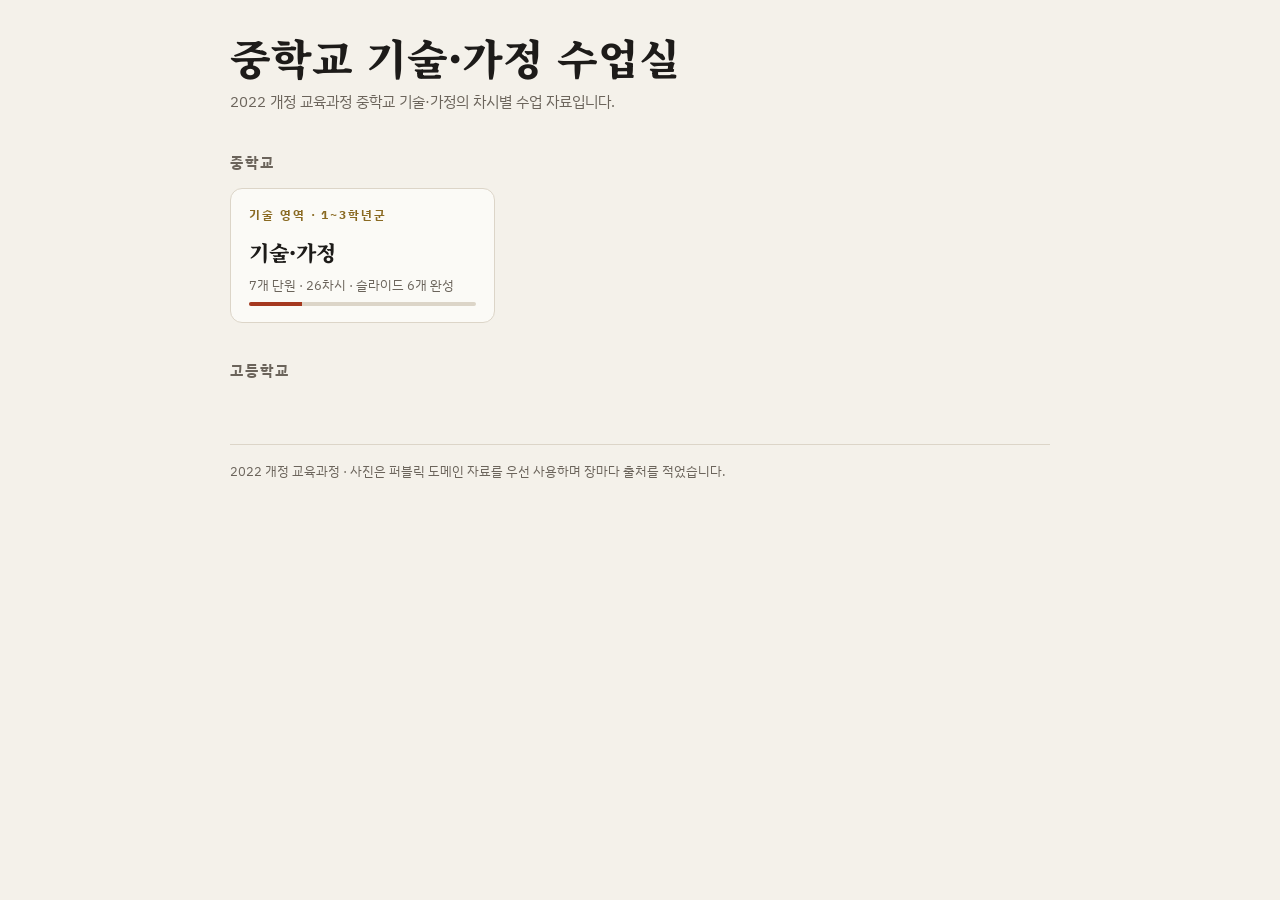
<file: index.html>
<!doctype html>
<html lang="ko">
<head>
<meta charset="utf-8">
<meta name="viewport" content="width=device-width, initial-scale=1">
<link rel="stylesheet" href="https://fonts.googleapis.com/css2?family=Noto+Serif+KR:wght@700;900&family=IBM+Plex+Sans+KR:wght@400;500;700&display=swap">
<title>중학교 기술·가정 수업실</title>
<link rel="stylesheet" href="assets/site.css">
</head>
<body>
<main class="wrap" id="app"></main>
<script src="assets/catalog.js"></script>
<script src="assets/standards.js"></script>
<script src="assets/site.js"></script>
</body>
</html>
</file>
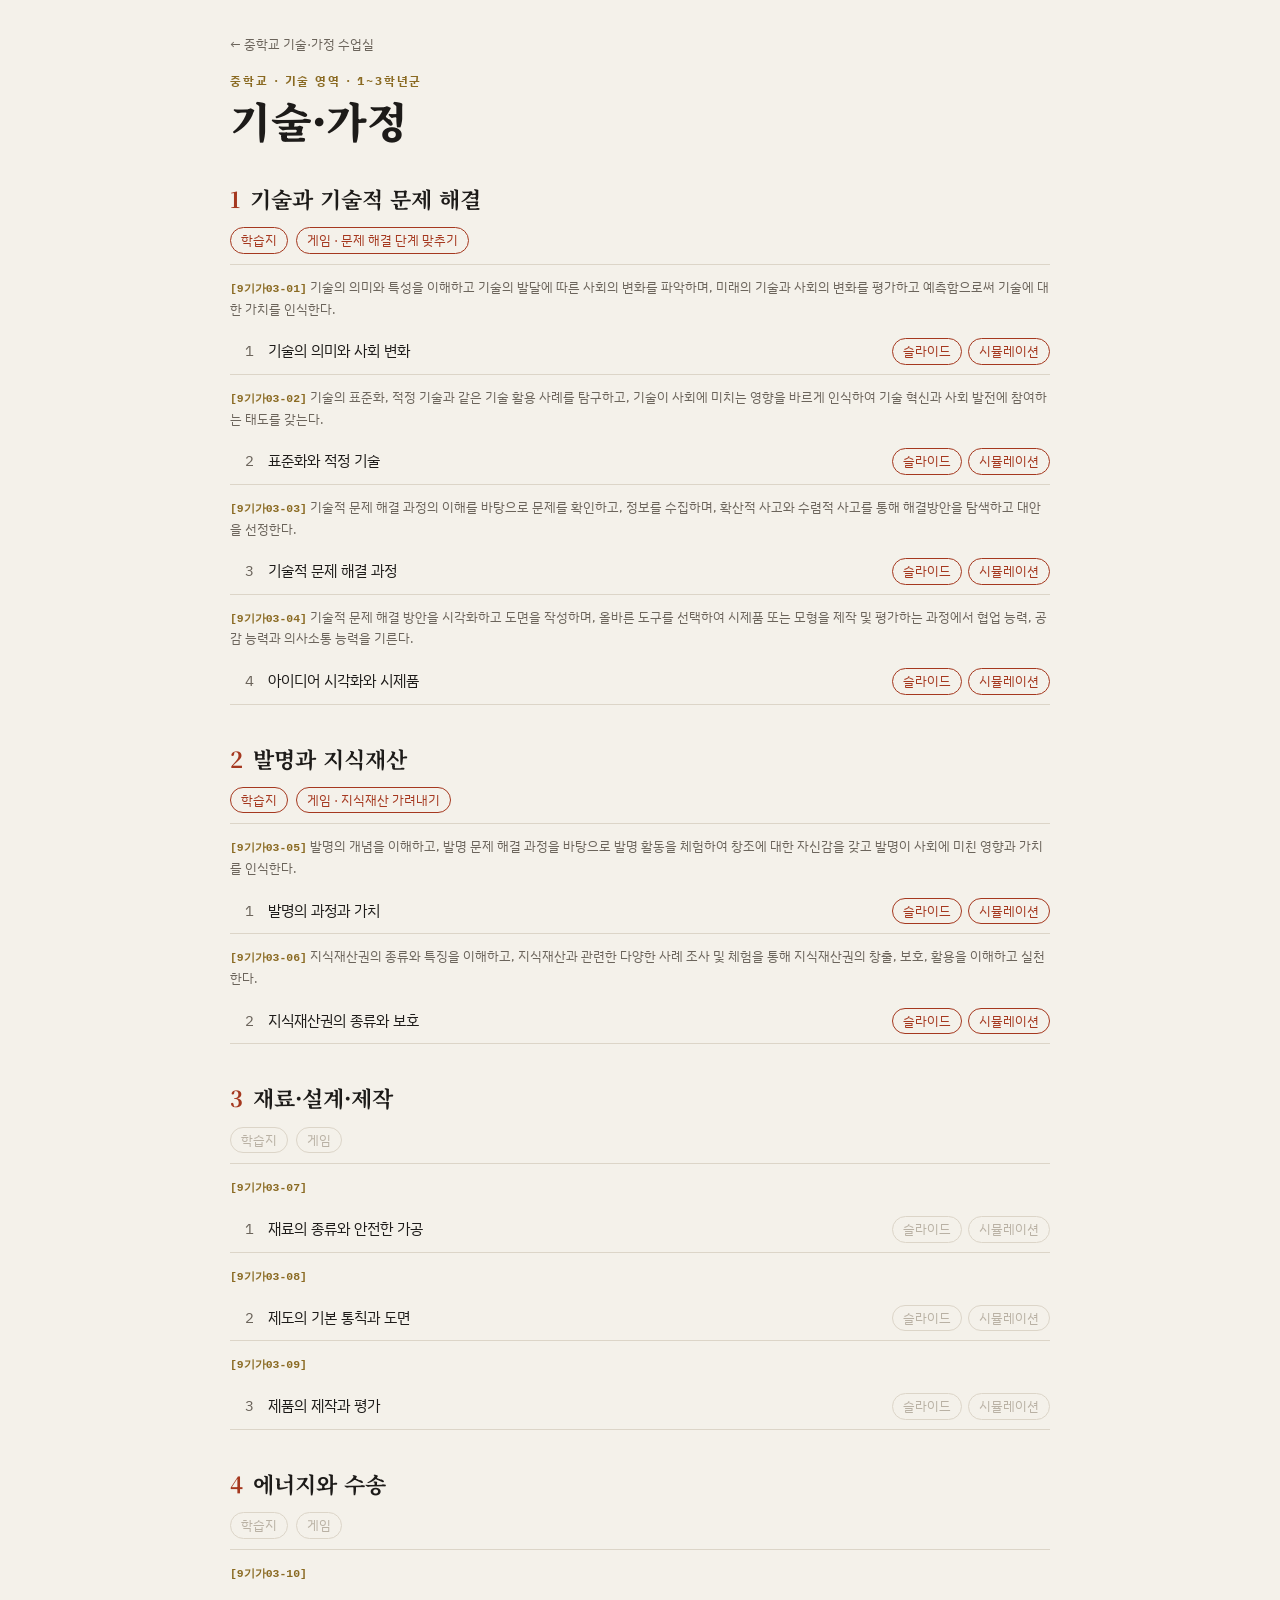
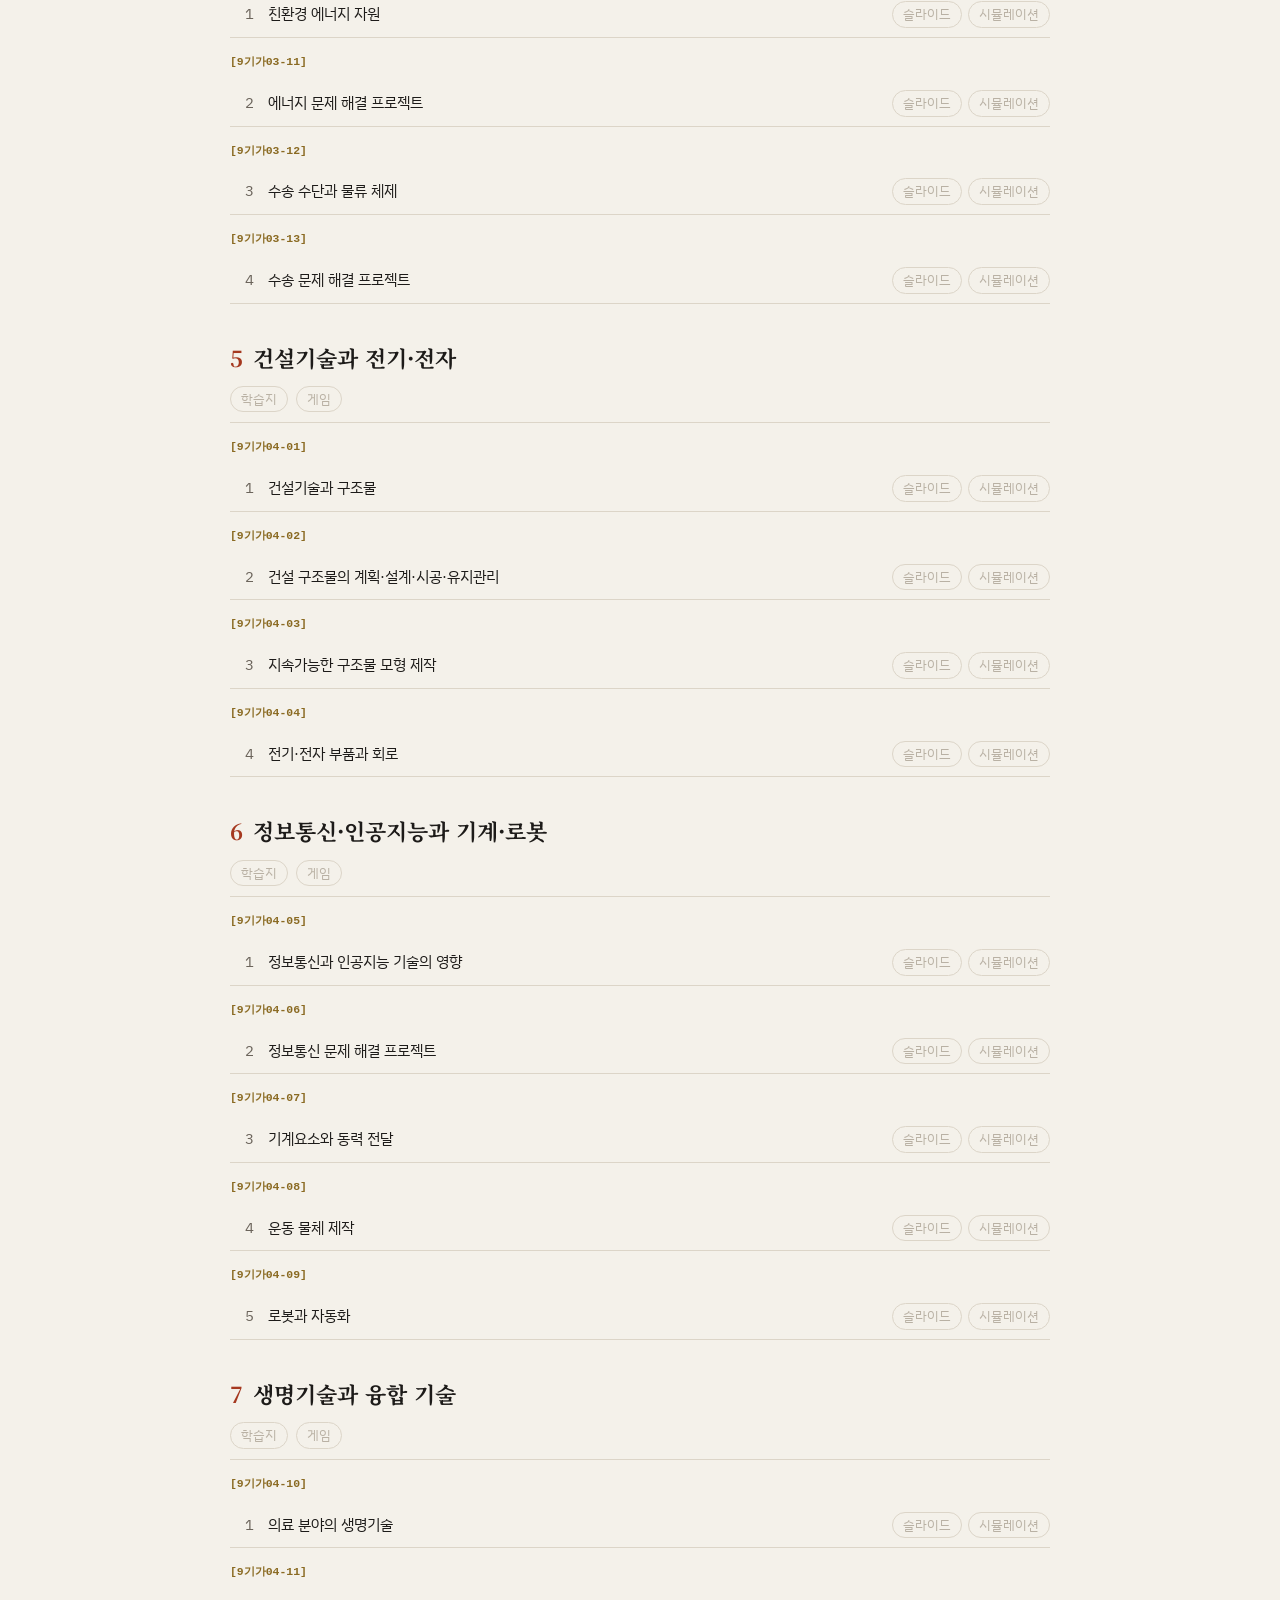
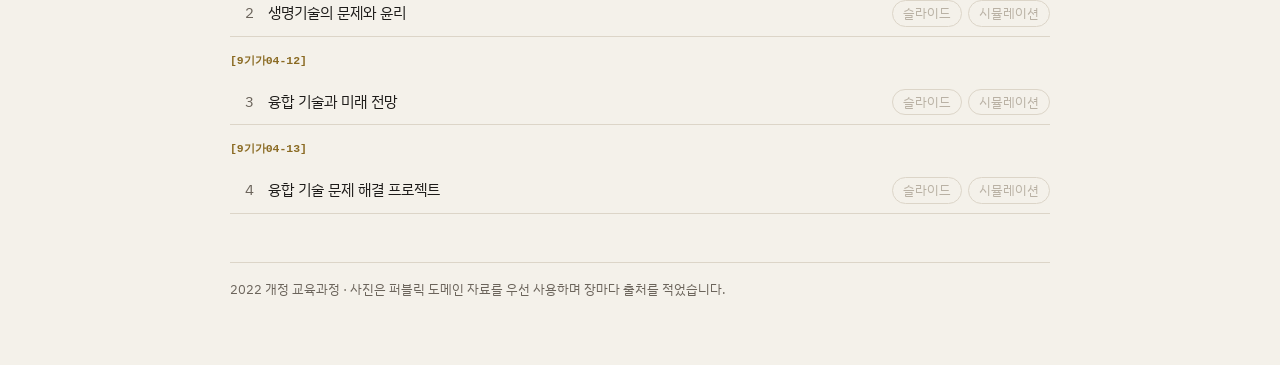
<file: tg/index.html>
<!doctype html>
<html lang="ko">
<head>
<meta charset="utf-8">
<meta name="viewport" content="width=device-width, initial-scale=1">
<link rel="stylesheet" href="https://fonts.googleapis.com/css2?family=Noto+Serif+KR:wght@700;900&family=IBM+Plex+Sans+KR:wght@400;500;700&display=swap">
<title>기술·가정 · 중학교 기술·가정 수업실</title>
<link rel="stylesheet" href="../assets/site.css">
</head>
<body>
<main class="wrap" id="app" data-book="tg"></main>
<script src="../assets/catalog.js"></script>
<script src="../assets/standards.js"></script>
<script src="../assets/site.js"></script>
</body>
</html>
</file>
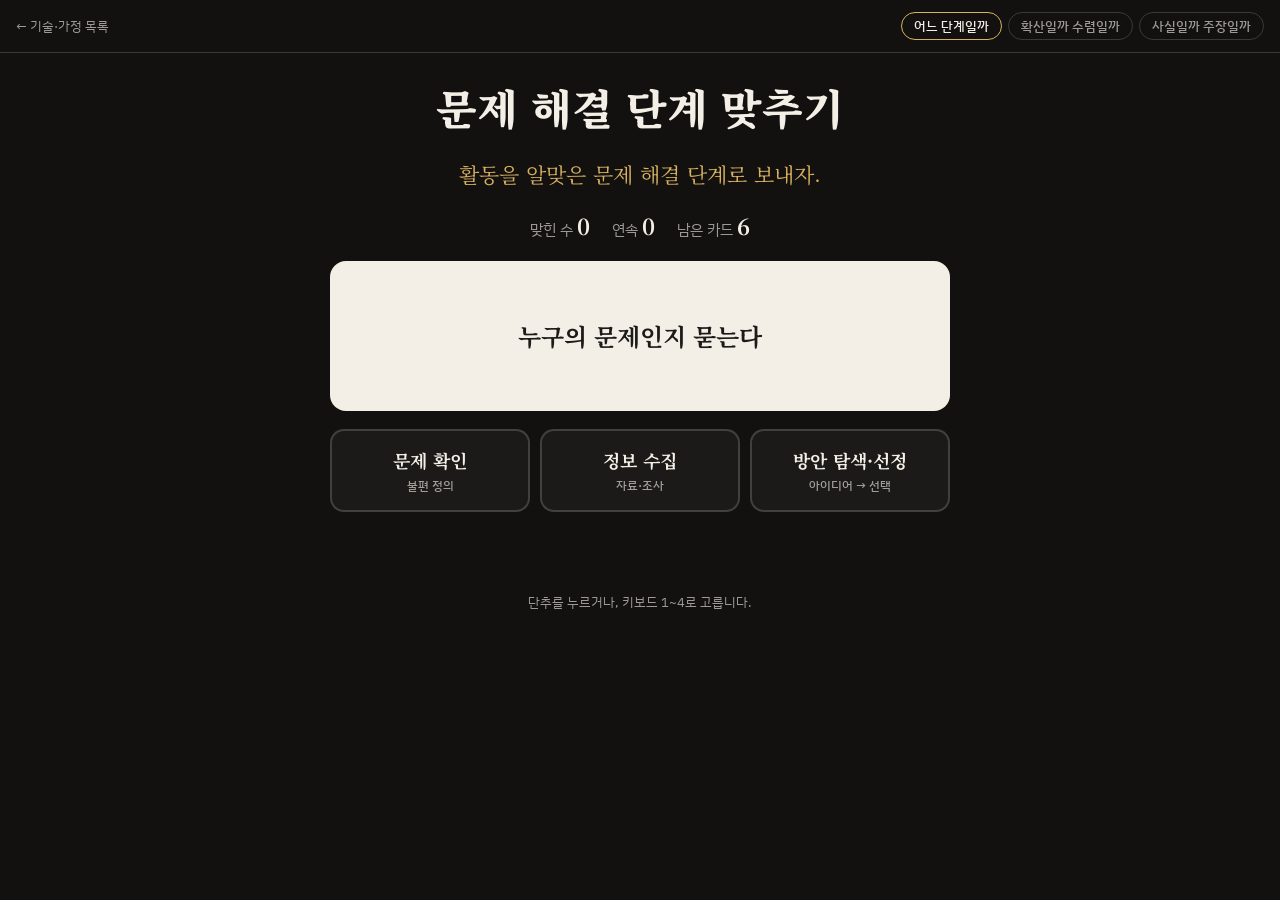
<file: tg/basic/app-method.html>
<!doctype html>
<html lang="ko">
<head>
<meta charset="utf-8">
<meta name="viewport" content="width=device-width, initial-scale=1">
<title>게임 · 문제 해결 단계 맞추기</title>
<link rel="stylesheet" href="https://fonts.googleapis.com/css2?family=Noto+Serif+KR:wght@700;900&family=IBM+Plex+Sans+KR:wght@400;500;700&display=swap">
<link rel="stylesheet" href="../../assets/game.css">
</head>
<body>
<div class="top"><a href="../index.html#u1">← 기술·가정 목록</a><div class="rounds" id="rounds"></div></div>
<main>
  <h1>문제 해결 단계 맞추기</h1>
  <p class="q" id="q"></p>
  <div class="hud"><span>맞힌 수 <b id="score">0</b></span><span>연속 <b id="streak">0</b></span><span>남은 카드 <b id="left">0</b></span></div>
  <div class="card" id="card"></div>
  <div class="bins" id="bins"></div>
  <div class="flash" id="flash" aria-live="polite"></div>
  <p class="how">단추를 누르거나, 키보드 1~4로 고릅니다.</p>
  <div class="review" id="review" hidden></div>
</main>
<script>
window.R={
 step:{name:'어느 단계일까',q:'활동을 알맞은 문제 해결 단계로 보내자.',bins:[['문제 확인','불편 정의'],['정보 수집','자료·조사'],['방안 탐색·선정','아이디어 → 선택']],cards:[
  ['불편한 점을 관찰하고 한 문장으로 정리한다',0,'문제를 정의하는 일.'],['사용자에게 면담한다',1,'정보 수집.'],['비슷한 제품 사례를 찾아본다',1,'정보 수집.'],
  ['아이디어를 열 개 쓴다',2,'탐색.'],['기준표로 대안을 비교한다',2,'선정.'],['누구의 문제인지 묻는다',0,'문제 확인.']]},
 think:{name:'확산일까 수렴일까',q:'생각의 방식을 가려내자.',bins:[['확산적 사고','많이, 비판 없이'],['수렴적 사고','기준으로 고르기']],cards:[
  ['엉뚱한 아이디어도 모두 적는다',0,'확산.'],['안전·비용 기준으로 점수를 매긴다',1,'수렴.'],['아이디어 마인드맵을 넓힌다',0,'확산.'],['후보를 셋으로 줄인다',1,'수렴.'],['생각 없이 떠오르는 대로 낸다',0,'확산.'],['가장 쉬운 방법을 고른다',1,'수렴.']]},
 claim:{name:'사실일까 주장일까',q:'1단원 자료에 담긴 말을 가려내자.',bins:[['사실','확인할 수 있는 일'],['주장','판단·평가·광고']],cards:[
  ['등각 투상은 세 축을 같은 각도로 그린다.',0,'개념.'],['이 신제품은 세상을 바꿀 것이다.',1,'광고의 주장.'],
  ['적정 기술은 현지 자원과 지식으로 쓰기 쉬운 기술이다.',0,'개념.'],['새 기술은 모두에게 이익이다.',1,'평가: 이익과 부담이 갈린다.'],
  ['규격이 같으면 부품을 바꾸기 쉽다.',0,'표준화의 장점.'],['시제품은 항상 완벽해야 한다.',1,'주장: 실패를 확인하려고 만든다.']]}
};
</script>
<script src="../../assets/game-sort.js"></script>
</body>
</html>
</file>
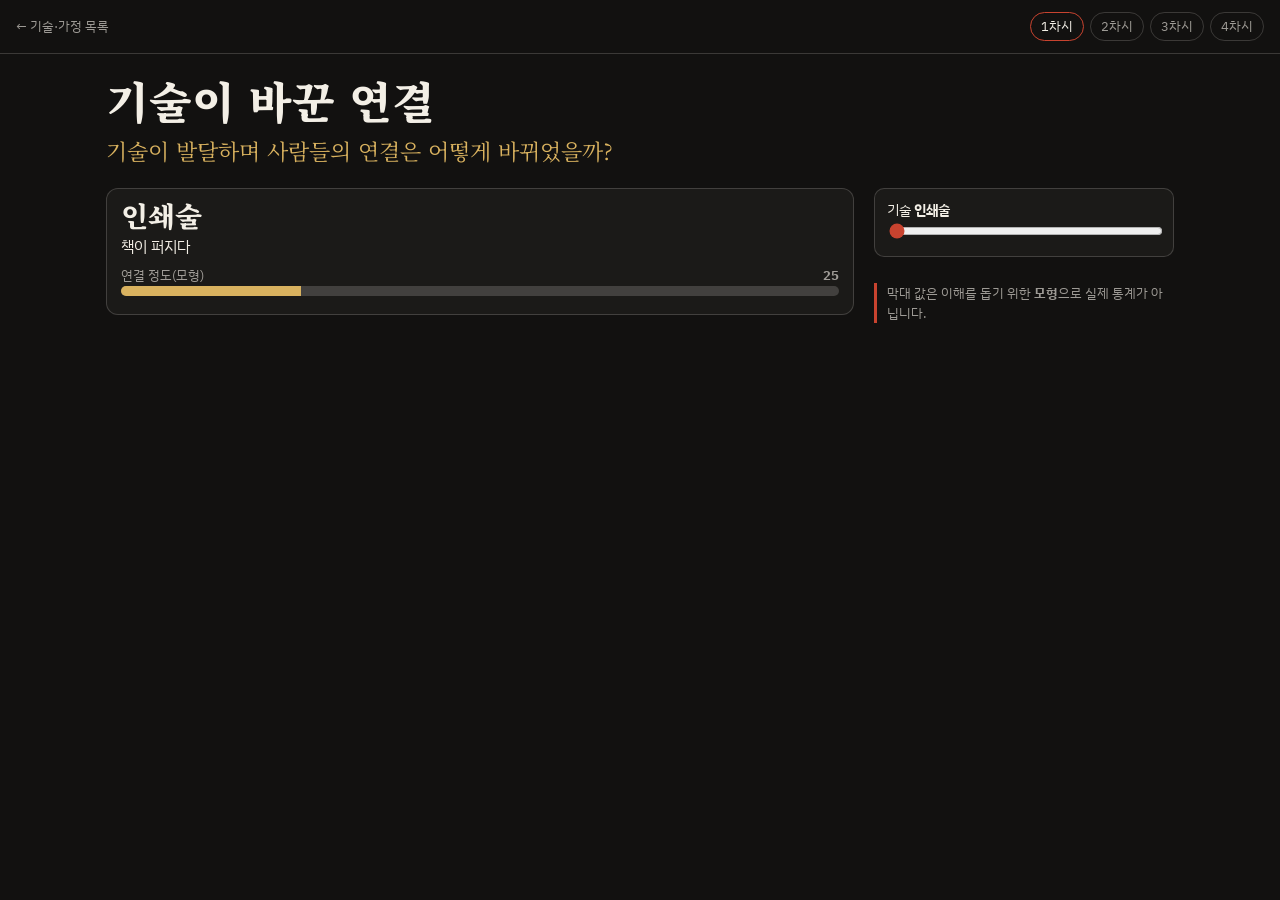
<file: tg/basic/sim.html>
<!doctype html>
<html lang="ko">
<head>
<meta charset="utf-8">
<meta name="viewport" content="width=device-width, initial-scale=1">
<title>시뮬레이션 · 기술·가정 1단원 기술과 기술적 문제 해결</title>
<link rel="stylesheet" href="https://fonts.googleapis.com/css2?family=Noto+Serif+KR:wght@700;900&family=IBM+Plex+Sans+KR:wght@400;500;700&display=swap">
<link rel="stylesheet" href="../../assets/sim.css">
<style>
table.t{border-collapse:collapse;width:100%;font-size:14px}table.t th,table.t td{border-bottom:1px solid var(--faint);padding:6px 8px;text-align:left;vertical-align:top}
.meter{margin:6px 0}.meter span{display:flex;justify-content:space-between;font-size:13px;color:var(--dim)}.meter i{display:block;height:10px;border-radius:5px;background:var(--faint);overflow:hidden}.meter i b{display:block;height:100%;background:var(--gold);transition:width .3s}
.big{font-family:var(--serif);font-weight:900}.pick[aria-pressed=true]{border-color:var(--gold)}.pick small{display:block;color:var(--dim);font-size:12.5px;margin-top:2px}
.fb{margin-top:12px;background:var(--panel);border-left:3px solid var(--gold);border-radius:0 10px 10px 0;padding:10px 12px;font-size:14px}.chk{display:flex;gap:8px;align-items:center;margin:6px 0;font-size:14px}.chk input{accent-color:var(--gold)}
</style>
</head>
<body>
<div class="top"><a href="../index.html#u1">← 기술·가정 목록</a><nav id="nav"></nav></div>

<section class="panel" data-lesson="1"><h1>기술이 바꾼 연결</h1><p class="q">기술이 발달하며 사람들의 연결은 어떻게 바뀌었을까?</p><div class="stage"><div><div class="card"><div class="big" id="d1" style="font-size:28px"></div><p id="t1" style="margin:6px 0 0"></p><div class="meter"><span>연결 정도(모형)<b id="m1"></b></span><i><b id="b1" style="width:0"></b></i></div></div></div><div class="side"><div class="rng"><label for="r1">기술 <b id="r1V"></b></label><input type="range" id="r1" min="0" max="4" step="1" value="0"></div><p class="note">막대 값은 이해를 돕기 위한 <b>모형</b>으로 실제 통계가 아닙니다.</p></div></div>
<script>(function(){var D=[["인쇄술", "책이 퍼지다", 25], ["증기 기관", "이동과 생산이 빨라지다", 45], ["전기·통신", "멀리서도 즉시 소식을 주고받다", 65], ["인터넷", "정보가 세계로 퍼지다", 85], ["인공지능", "정보를 만들고 고르는 일도 도와주다", 95]];var r=document.getElementById('r1');function u(){var x=D[+r.value];document.getElementById('d1').textContent=x[0];document.getElementById('t1').textContent=x[1];document.getElementById('b1').style.width=x[2]+'%';document.getElementById('m1').textContent=' '+x[2];document.getElementById('r1V').textContent=x[0];}r.oninput=u;u();})();</script></section>
<section class="panel" data-lesson="2"><h1>규격의 효과</h1><p class="q">규격 종류가 많을수록 호환성은 어떻게 될까?</p><div class="stage"><div><div class="card"><div class="big" id="d2" style="font-size:28px"></div><p id="t2" style="margin:6px 0 0"></p><div class="meter"><span>호환성(모형)<b id="m2"></b></span><i><b id="b2" style="width:0"></b></i></div></div></div><div class="side"><div class="rng"><label for="r2">단자 종류 수 <b id="r2V"></b></label><input type="range" id="r2" min="0" max="4" step="1" value="0"></div><p class="note">막대 값은 이해를 돕기 위한 <b>모형</b>으로 실제 통계가 아닙니다.</p></div></div>
<script>(function(){var D=[["1종", "어디서나 맞는다", 95], ["2종", "변환 장치가 필요하다", 70], ["3종", "자주 맞지 않는다", 50], ["4종", "기기마다 충전기가 필요하다", 30], ["5종", "쌓이는 충전기와 쓰레기", 15]];var r=document.getElementById('r2');function u(){var x=D[+r.value];document.getElementById('d2').textContent=x[0];document.getElementById('t2').textContent=x[1];document.getElementById('b2').style.width=x[2]+'%';document.getElementById('m2').textContent=' '+x[2];document.getElementById('r2V').textContent=x[0];}r.oninput=u;u();})();</script></section>
<section class="panel" data-lesson="3"><h1>기준이 바뀌면</h1><p class="q">기준에 따라 고른 대안은 달라질까?</p><div class="stage"><div><div class="card"><div class="big" id="d3" style="font-size:28px"></div><p id="t3" style="margin:6px 0 0"></p><div class="meter"><span>선택 만족도(모형)<b id="m3"></b></span><i><b id="b3" style="width:0"></b></i></div></div></div><div class="side"><div class="rng"><label for="r3">중시하는 기준 <b id="r3V"></b></label><input type="range" id="r3" min="0" max="3" step="1" value="0"></div><p class="note">막대 값은 이해를 돕기 위한 <b>모형</b>으로 실제 통계가 아닙니다.</p></div></div>
<script>(function(){var D=[["안전 최우선", "튼튼하고 안전한 대안이 선택된다", 80], ["비용 최우선", "가장 싼 대안이 선택된다", 55], ["제작 쉬움 최우선", "만들기 쉬운 대안이 선택된다", 65], ["균형", "세 기준의 합이 높은 대안이 선택된다", 75]];var r=document.getElementById('r3');function u(){var x=D[+r.value];document.getElementById('d3').textContent=x[0];document.getElementById('t3').textContent=x[1];document.getElementById('b3').style.width=x[2]+'%';document.getElementById('m3').textContent=' '+x[2];document.getElementById('r3V').textContent=x[0];}r.oninput=u;u();})();</script></section>
<section class="panel" data-lesson="4"><h1>시제품 반복</h1><p class="q">시제품을 반복하면 남은 문제는 얼마나 줄까?</p><div class="stage"><div><div class="card"><div class="big" id="d4" style="font-size:28px"></div><p id="t4" style="margin:6px 0 0"></p><div class="meter"><span>남은 문제(모형)<b id="m4"></b></span><i><b id="b4" style="width:0"></b></i></div></div></div><div class="side"><div class="rng"><label for="r4">시제품 횟수 <b id="r4V"></b></label><input type="range" id="r4" min="0" max="4" step="1" value="0"></div><p class="note">막대 값은 이해를 돕기 위한 <b>모형</b>으로 실제 통계가 아닙니다.</p></div></div>
<script>(function(){var D=[["0회", "구상만 했다", 90], ["1회", "큰 문제가 드러나다", 65], ["2회", "세부 문제가 보이다", 45], ["3회", "사용자 평가를 반영하다", 25], ["4회", "거의 다듬어지다", 12]];var r=document.getElementById('r4');function u(){var x=D[+r.value];document.getElementById('d4').textContent=x[0];document.getElementById('t4').textContent=x[1];document.getElementById('b4').style.width=x[2]+'%';document.getElementById('m4').textContent=' '+x[2];document.getElementById('r4V').textContent=x[0];}r.oninput=u;u();})();</script></section>
<script src="../../assets/sim.js"></script>
</body></html>
</file>
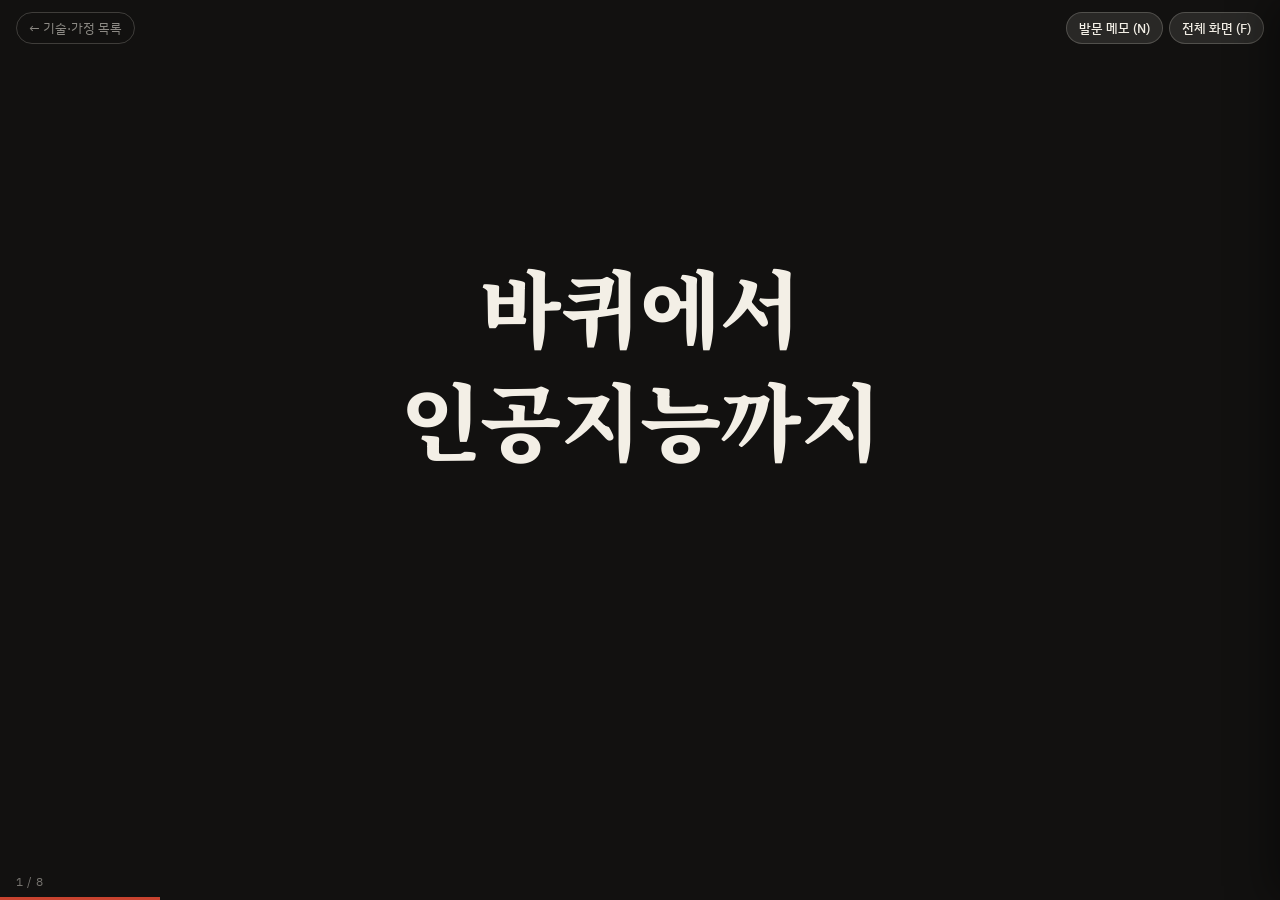
<file: tg/basic/slides1.html>
<!doctype html>
<html lang="ko">
<head>
<meta charset="utf-8">
<meta name="viewport" content="width=device-width, initial-scale=1">
<title>기술의 의미와 사회 변화 · 기술·가정 1단원 1차시</title>
<link rel="preconnect" href="https://fonts.googleapis.com">
<link rel="stylesheet" href="https://fonts.googleapis.com/css2?family=Noto+Serif+KR:wght@400;700;900&family=IBM+Plex+Sans+KR:wght@400;500;700&display=swap">
<link rel="stylesheet" href="../../assets/deck.css">
</head>
<body>
<a class="home" href="../index.html#u1">← 기술·가정 목록</a>
<div class="help"><button id="bN" type="button">발문 메모 (N)</button><button id="bF" type="button">전체 화면 (F)</button></div>
<main class="deck" id="deck">
<section class="s" data-note="&lt;h4&gt;도입 · 1분&lt;/h4&gt;&lt;p&gt;교실의 물건 세 가지를 골라 “이것이 없던 때”를 상상하게 한다. 사진 자리: 기술 발달 연표(검색어: history of technology timeline).&lt;/p&gt;">
  <div class="center"><div class="q"><h2 style="font-size:min(7vw,84px);font-weight:900">바퀴에서<br>인공지능까지</h2><div class="lad"><p class="f"><b>사실</b>사람은 필요를 채우려 기술을 만들어 왔다</p><p class="f"><b>해석</b>기술이 생활 모습을 바꾸다</p><p class="f"><b>확장</b>바뀐 것은 모두 좋았을까</p></div></div></div>
  
</section>
<section class="s" data-note="&lt;h4&gt;관통 발문&lt;/h4&gt;&lt;p&gt;성취기준(9기가03-01). 정의를 외우게 하기보다 사례에서 특성을 찾게 한다.&lt;/p&gt;">
  <div class="q"><span class="mark">“</span><h2>기술은 무엇이며 삶을 어떻게<br>바꾸었고, 어떻게 바꿀까?</h2><div class="lad"><p class="f"><b>사실</b>기술의 의미와 특성</p><p class="f"><b>해석</b>발달과 사회 변화</p><p class="f"><b>확장</b>미래를 평가하고 예측하기</p></div></div>
  
</section>
<section class="s" data-note="&lt;h4&gt;개념&lt;/h4&gt;&lt;p&gt;표현은 교과서마다 다르므로 용어보다 의미를 사례로 확인한다.&lt;/p&gt;">
  <div class="center"><div class="q"><h2>기술의 특성</h2><div class="trio" style="margin-top:6vh"><div class="f"><b style="font-size:min(5vw,60px)">목적이 있다</b><span>필요와 욕구를 채우려는 문제 해결</span></div><div class="f"><b style="font-size:min(5vw,60px)">여러 지식이 모인다</b><span>과학·수학·예술 등과 결합</span></div><div class="f"><b style="font-size:min(5vw,60px)">사회와 서로 영향</b><span>사회가 기술을, 기술이 사회를 바꾼다</span></div></div></div></div>
  
</section>
<section class="s" data-note="&lt;h4&gt;사례 비교&lt;/h4&gt;&lt;p&gt;세 사례의 연도·내용은 자료로 확인해 쓴다. 변화의 이익과 부담을 함께 말하게 한다.&lt;/p&gt;">
  <div class="center"><div class="q"><h2 style="font-size:min(9vw,108px);font-weight:900">인쇄 · 증기 · 인터넷</h2><div class="lad"><p class="f"><b>사실</b>정보를 퍼뜨리는 방식, 동력, 연결 방식이 바뀌다</p><p class="f"><b>해석</b>기술이 일과 생활을 바꾸다</p><p class="f"><b>확장</b>어떤 직업이 생기고 사라졌나</p></div></div></div>
  
</section>
<section class="s" data-note="&lt;h4&gt;가치 판단&lt;/h4&gt;&lt;p&gt;단정하지 않고 상황별 근거를 한 줄씩 쓰게 한다.&lt;/p&gt;">
  <div class="center"><div class="q"><h2 style="font-size:min(7vw,84px);font-weight:900">좋은 기술,<br>나쁜 기술?</h2><div class="lad"><p class="f"><b>사실</b>같은 기술도 쓰임이 다르다</p><p class="f"><b>해석</b>기술 자체와 쓰는 방식을 나누어 보기</p><p class="f"><b>확장</b>누가 책임지는가</p></div></div></div>
  
</section>
<section class="s" data-note="&lt;h4&gt;미래 예측&lt;/h4&gt;&lt;p&gt;모둠별로 근거 두 개와 함께 예측을 발표한다. 정답이 없는 활동임을 밝힌다.&lt;/p&gt;">
  <div class="center"><div class="q"><h2 style="font-size:min(9vw,108px);font-weight:900">10년 뒤의 교실</h2><div class="lad"><p class="f"><b>사실</b>지금의 변화를 근거로 삼는다</p><p class="f"><b>해석</b>예측은 근거가 있어야 한다</p><p class="f"><b>확장</b>바라는 미래와 일어날 미래는 같은가</p></div></div></div>
  
</section>
<section class="s" data-note="&lt;h4&gt;사료 비판&lt;/h4&gt;&lt;p&gt;광고와 전망은 쓴 사람의 이해관계를 담는다. 근거 자료를 찾아 견주게 한다.&lt;/p&gt;">
  <div class="center"><div class="q"><h2 style="font-size:min(7vw,84px);font-weight:900">누가 이렇게<br>말했을까</h2><div class="lad"><p class="f"><b>누가</b>기술 광고 · 전망 기사</p><p class="f"><b>사실·주장</b>“세상을 바꾼다”는 사실일까</p><p class="f"><b>확장</b>반대 의견은 없을까</p></div></div></div>
  
</section>
<section class="s" data-note="&lt;h4&gt;나가기 · 한 문장&lt;/h4&gt;&lt;p&gt;사례 하나와 그 변화의 이익·부담을 함께 쓰게 한다.&lt;/p&gt;">
  <div class="center"><div class="q"><span class="mark">“</span><h2>기술이 사회에 가져온 가장 큰 변화는 <span class="fill">&nbsp;</span>이다.<br>왜냐하면 <span class="fill" style="min-width:7em">&nbsp;</span>.</h2></div></div>
  
</section>
</main>
<div class="bar" id="bar"></div><div class="hud" id="hud"></div>
<aside class="notes" id="notes"></aside>
<script src="../../assets/deck.js"></script>
</body>
</html>
</file>
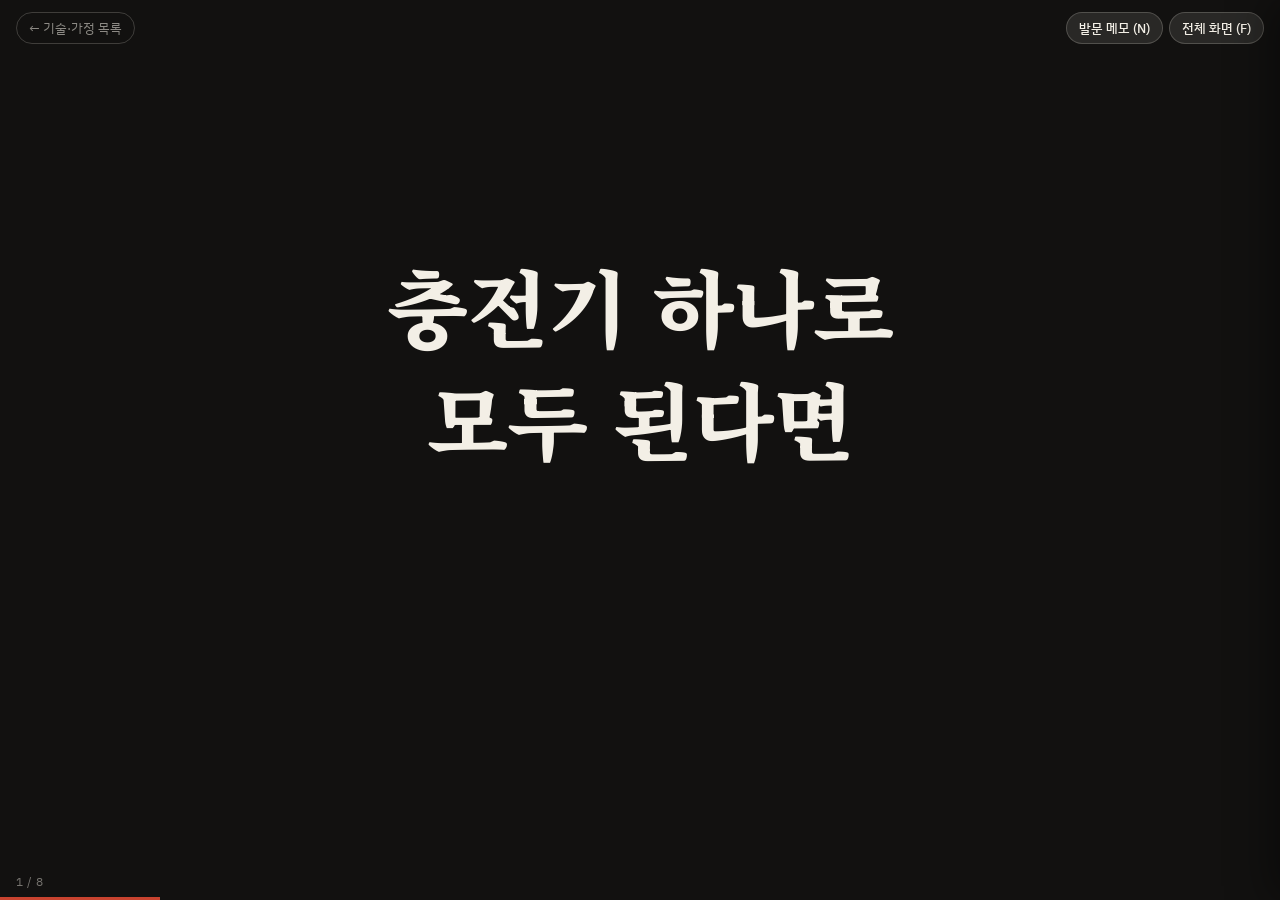
<file: tg/basic/slides2.html>
<!doctype html>
<html lang="ko">
<head>
<meta charset="utf-8">
<meta name="viewport" content="width=device-width, initial-scale=1">
<title>표준화와 적정 기술 · 기술·가정 1단원 2차시</title>
<link rel="preconnect" href="https://fonts.googleapis.com">
<link rel="stylesheet" href="https://fonts.googleapis.com/css2?family=Noto+Serif+KR:wght@400;700;900&family=IBM+Plex+Sans+KR:wght@400;500;700&display=swap">
<link rel="stylesheet" href="../../assets/deck.css">
</head>
<body>
<a class="home" href="../index.html#u1">← 기술·가정 목록</a>
<div class="help"><button id="bN" type="button">발문 메모 (N)</button><button id="bF" type="button">전체 화면 (F)</button></div>
<main class="deck" id="deck">
<section class="s" data-note="&lt;h4&gt;도입 · 1분&lt;/h4&gt;&lt;p&gt;교실의 충전 단자를 세어 본다. 단자 통일과 관련한 정책은 시점·내용을 자료로 확인한다.&lt;/p&gt;">
  <div class="center"><div class="q"><h2 style="font-size:min(7vw,84px);font-weight:900">충전기 하나로<br>모두 된다면</h2><div class="lad"><p class="f"><b>사실</b>기기마다 충전 단자가 달랐던 때가 있었다</p><p class="f"><b>해석</b>규격이 같으면 무엇이 편해지나</p><p class="f"><b>확장</b>규격은 누가 정할까</p></div></div></div>
  
</section>
<section class="s" data-note="&lt;h4&gt;관통 발문&lt;/h4&gt;&lt;p&gt;성취기준(9기가03-02). 편리함과 형평성의 두 관점을 함께 본다.&lt;/p&gt;">
  <div class="q"><span class="mark">“</span><h2>기술은 어떻게 널리 쓰이고<br>누구를 위해 만들어질까?</h2><div class="lad"><p class="f"><b>사실</b>표준화와 적정 기술</p><p class="f"><b>해석</b>사회에 미치는 영향</p><p class="f"><b>확장</b>나는 어떻게 참여할까</p></div></div>
  
</section>
<section class="s" data-note="&lt;h4&gt;개념&lt;/h4&gt;&lt;p&gt;표준의 예(나사, 종이 규격, 단자)를 찾게 한다. 표준을 정하는 기관은 자료로 확인한다.&lt;/p&gt;">
  <div class="center"><div class="q"><h2>표준화</h2><div class="trio" style="margin-top:6vh"><div class="f"><b style="font-size:min(5vw,60px)">규격</b><span>크기·모양·품질의 약속</span></div><div class="f"><b style="font-size:min(5vw,60px)">좋은 점</b><span>호환·비용 절감·안전</span></div><div class="f"><b style="font-size:min(5vw,60px)">생각할 점</b><span>선택지가 줄 수 있다</span></div></div></div></div>
  
</section>
<section class="s" data-note="&lt;h4&gt;사례&lt;/h4&gt;&lt;p&gt;생활 속 규격 사례를 모둠별로 하나씩 찾아 발표한다.&lt;/p&gt;">
  <div class="center"><div class="q"><h2 style="font-size:min(9vw,108px);font-weight:900">나사 한 개의 약속</h2><div class="lad"><p class="f"><b>사실</b>같은 규격이면 어디서나 맞는다</p><p class="f"><b>해석</b>부품을 바꾸고 고치기 쉽다</p><p class="f"><b>확장</b>규격이 다르면 어떤 일이 생길까</p></div></div></div>
  
</section>
<section class="s" data-note="&lt;h4&gt;개념&lt;/h4&gt;&lt;p&gt;적정 기술의 사례(정수 도구, 태양광 조명 등)는 출처와 함께 조사하게 한다. 도움 주는 사람의 시선이 아니라 쓰는 사람의 필요에서 출발함을 강조한다.&lt;/p&gt;">
  <div class="center"><div class="q"><h2>적정 기술</h2><div class="trio" style="margin-top:6vh"><div class="f"><b style="font-size:min(5vw,60px)">작은 규모</b><span>현지 자원과 지식으로</span></div><div class="f"><b style="font-size:min(5vw,60px)">저렴한 비용</b><span>쉽게 고치고 쓴다</span></div><div class="f"><b style="font-size:min(5vw,60px)">지속 가능</b><span>사람과 환경에 부담이 적다</span></div></div></div></div>
  
</section>
<section class="s" data-note="&lt;h4&gt;공감&lt;/h4&gt;&lt;p&gt;도움을 받는 쪽에게 먼저 물어야 하는 이유를 토의한다.&lt;/p&gt;">
  <div class="center"><div class="q"><h2 style="font-size:min(7vw,84px);font-weight:900">누구의 문제를<br>푸는가</h2><div class="lad"><p class="f"><b>사실</b>같은 기술도 환경에 따라 쓸모가 다르다</p><p class="f"><b>해석</b>사용자의 필요를 먼저 묻기</p><p class="f"><b>확장</b>내 주변의 적정 기술은</p></div></div></div>
  
</section>
<section class="s" data-note="&lt;h4&gt;참여&lt;/h4&gt;&lt;p&gt;학교·지역의 불편 하나를 골라 개선 제안을 한 줄로 쓴다.&lt;/p&gt;">
  <div class="center"><div class="q"><h2 style="font-size:min(9vw,108px);font-weight:900">기술 혁신에<br>참여하기</h2><div class="lad"><p class="f"><b>사실</b>시민도 의견·시제품·제안으로 참여한다</p><p class="f"><b>해석</b>어떤 참여가 가능한가</p><p class="f"><b>확장</b>작은 제안 하나 만들기</p></div></div></div>
  
</section>
<section class="s" data-note="&lt;h4&gt;나가기 · 한 문장&lt;/h4&gt;&lt;p&gt;표준화와 적정 기술 중 하나를 골라 사례와 함께 쓰게 한다.&lt;/p&gt;">
  <div class="center"><div class="q"><span class="mark">“</span><h2>표준화와 적정 기술이 사회에 주는 영향은 <span class="fill">&nbsp;</span>이다.<br>왜냐하면 <span class="fill" style="min-width:7em">&nbsp;</span>.</h2></div></div>
  
</section>
</main>
<div class="bar" id="bar"></div><div class="hud" id="hud"></div>
<aside class="notes" id="notes"></aside>
<script src="../../assets/deck.js"></script>
</body>
</html>
</file>
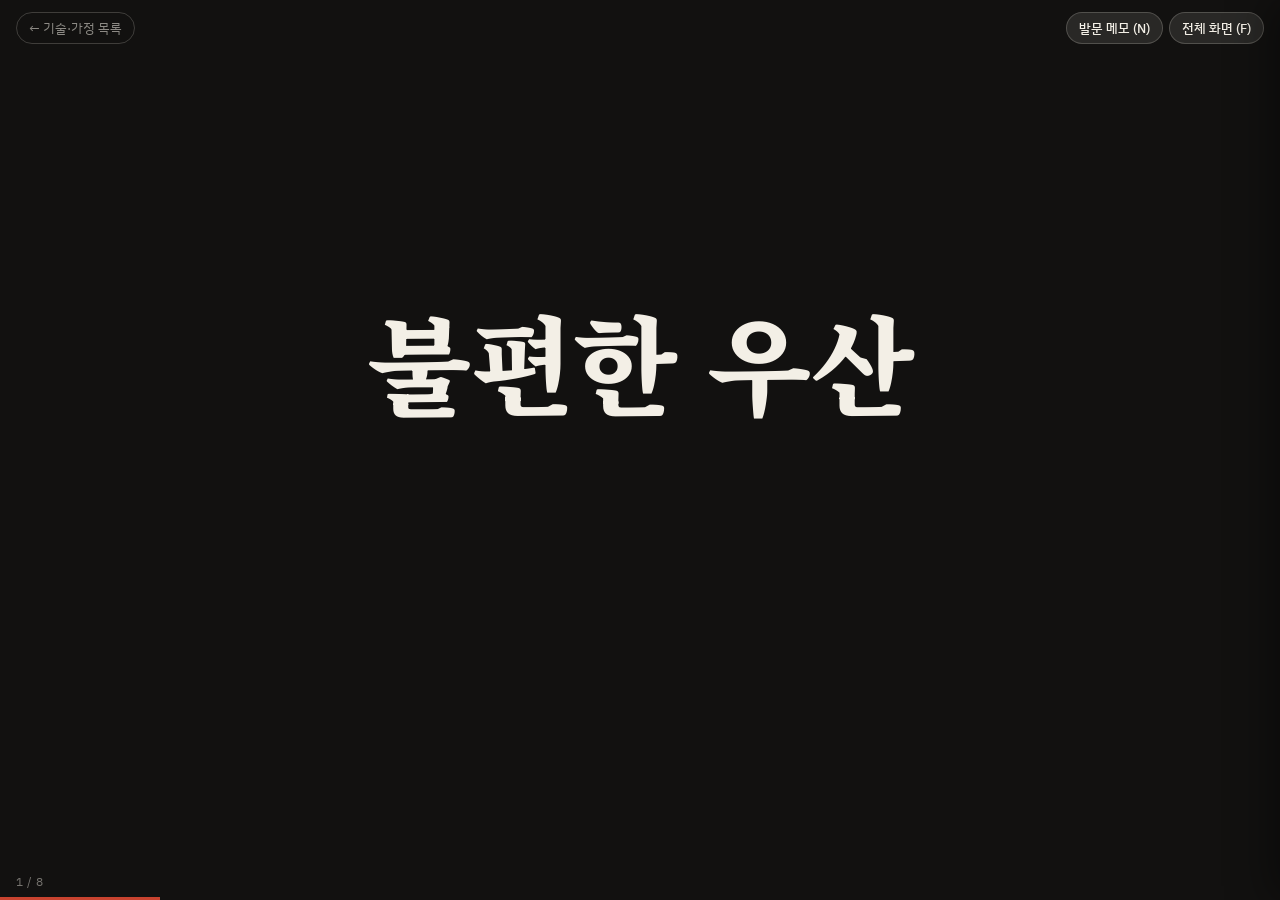
<file: tg/basic/slides3.html>
<!doctype html>
<html lang="ko">
<head>
<meta charset="utf-8">
<meta name="viewport" content="width=device-width, initial-scale=1">
<title>기술적 문제 해결 과정 · 기술·가정 1단원 3차시</title>
<link rel="preconnect" href="https://fonts.googleapis.com">
<link rel="stylesheet" href="https://fonts.googleapis.com/css2?family=Noto+Serif+KR:wght@400;700;900&family=IBM+Plex+Sans+KR:wght@400;500;700&display=swap">
<link rel="stylesheet" href="../../assets/deck.css">
</head>
<body>
<a class="home" href="../index.html#u1">← 기술·가정 목록</a>
<div class="help"><button id="bN" type="button">발문 메모 (N)</button><button id="bF" type="button">전체 화면 (F)</button></div>
<main class="deck" id="deck">
<section class="s" data-note="&lt;h4&gt;도입 · 1분&lt;/h4&gt;&lt;p&gt;일상의 불편을 모둠별로 한 가지씩 찾는다. 이번 시간 문제 하나를 끝까지 따라간다.&lt;/p&gt;">
  <div class="center"><div class="q"><h2 style="font-size:min(9vw,108px);font-weight:900">불편한 우산</h2><div class="lad"><p class="f"><b>사실</b>비 오는 날 겪는 불편 하나를 말해 본다</p><p class="f"><b>해석</b>이것도 기술적 문제일까</p><p class="f"><b>확장</b>어떻게 풀어 볼까</p></div></div></div>
  
</section>
<section class="s" data-note="&lt;h4&gt;관통 발문&lt;/h4&gt;&lt;p&gt;성취기준(9기가03-03). 단계는 직선이 아니라 오가는 과정임을 짚는다.&lt;/p&gt;">
  <div class="q"><span class="mark">“</span><h2>문제를 풀어 가는 길에는<br>어떤 단계가 있을까?</h2><div class="lad"><p class="f"><b>사실</b>문제 확인 · 정보 수집 · 해결 방안 탐색 · 대안 선정</p><p class="f"><b>해석</b>넓게 생각하고 좁게 고르기</p><p class="f"><b>확장</b>실패해도 다시 돌아가기</p></div></div>
  
</section>
<section class="s" data-note="&lt;h4&gt;개념&lt;/h4&gt;&lt;p&gt;교과서마다 단계 이름이 다르다. 쓰는 교과서의 용어에 맞춰 바꾼다.&lt;/p&gt;">
  <div class="center"><div class="q"><h2>단계</h2><div class="trio" style="margin-top:6vh"><div class="f"><b style="font-size:min(5vw,60px)">문제 확인</b><span>누구의 어떤 불편인가</span></div><div class="f"><b style="font-size:min(5vw,60px)">정보 수집</b><span>자료·사례·사용자 조사</span></div><div class="f"><b style="font-size:min(5vw,60px)">해결 방안 탐색</b><span>아이디어를 많이 내고 고른다</span></div></div></div></div>
  
</section>
<section class="s" data-note="&lt;h4&gt;문제 확인&lt;/h4&gt;&lt;p&gt;관찰과 면담으로 문제를 구체화하게 한다.&lt;/p&gt;">
  <div class="center"><div class="q"><h2 style="font-size:min(9vw,108px);font-weight:900">문제를 정확히</h2><div class="lad"><p class="f"><b>사실</b>“불편하다”만으로는 풀 수 없다</p><p class="f"><b>해석</b>누가 · 언제 · 왜 불편한가</p><p class="f"><b>확장</b>한 문장으로 정의하기</p></div></div></div>
  
</section>
<section class="s" data-note="&lt;h4&gt;사고 기법&lt;/h4&gt;&lt;p&gt;확산 뒤 수렴의 순서를 연습한다. 기준표를 만들어 대안을 비교하게 한다.&lt;/p&gt;">
  <div class="center"><div class="q"><h2>두 가지 생각</h2><div class="trio" style="margin-top:6vh"><div class="f"><b style="font-size:min(5vw,60px)">확산적 사고</b><span>가능한 한 많이, 비판 없이</span></div><div class="f"><b style="font-size:min(5vw,60px)">수렴적 사고</b><span>기준을 세워 줄이고 고르기</span></div><div class="f"><b style="font-size:min(5vw,60px)">기준 예</b><span>안전 · 비용 · 만들기 쉬움</span></div></div></div></div>
  
</section>
<section class="s" data-note="&lt;h4&gt;활동&lt;/h4&gt;&lt;p&gt;마인드맵·SCAMPER 등 도구를 쓸 수 있다. 도구 이름보다 생각의 폭을 평가한다.&lt;/p&gt;">
  <div class="center"><div class="q"><h2 style="font-size:min(9vw,108px);font-weight:900">아이디어 열 개</h2><div class="lad"><p class="f"><b>사실</b>3분 안에 열 가지 내기</p><p class="f"><b>해석</b>엉뚱한 생각도 환영</p><p class="f"><b>확장</b>그중 하나를 고르는 기준은</p></div></div></div>
  
</section>
<section class="s" data-note="&lt;h4&gt;비판적 사고&lt;/h4&gt;&lt;p&gt;같은 대안도 기준에 따라 순위가 바뀜을 확인한다.&lt;/p&gt;">
  <div class="center"><div class="q"><h2 style="font-size:min(7vw,84px);font-weight:900">누가 이렇게<br>골랐을까</h2><div class="lad"><p class="f"><b>누가</b>대안을 고른 사람의 기준</p><p class="f"><b>사실·주장</b>가장 좋다는 것은 기준에 따라 다르다</p><p class="f"><b>확장</b>기준이 바뀌면 선택은</p></div></div></div>
  
</section>
<section class="s" data-note="&lt;h4&gt;나가기 · 한 문장&lt;/h4&gt;&lt;p&gt;한 단계를 골라 이유와 함께 쓰게 한다.&lt;/p&gt;">
  <div class="center"><div class="q"><span class="mark">“</span><h2>문제 해결에서 가장 중요한 단계는 <span class="fill">&nbsp;</span>이다.<br>왜냐하면 <span class="fill" style="min-width:7em">&nbsp;</span>.</h2></div></div>
  
</section>
</main>
<div class="bar" id="bar"></div><div class="hud" id="hud"></div>
<aside class="notes" id="notes"></aside>
<script src="../../assets/deck.js"></script>
</body>
</html>
</file>
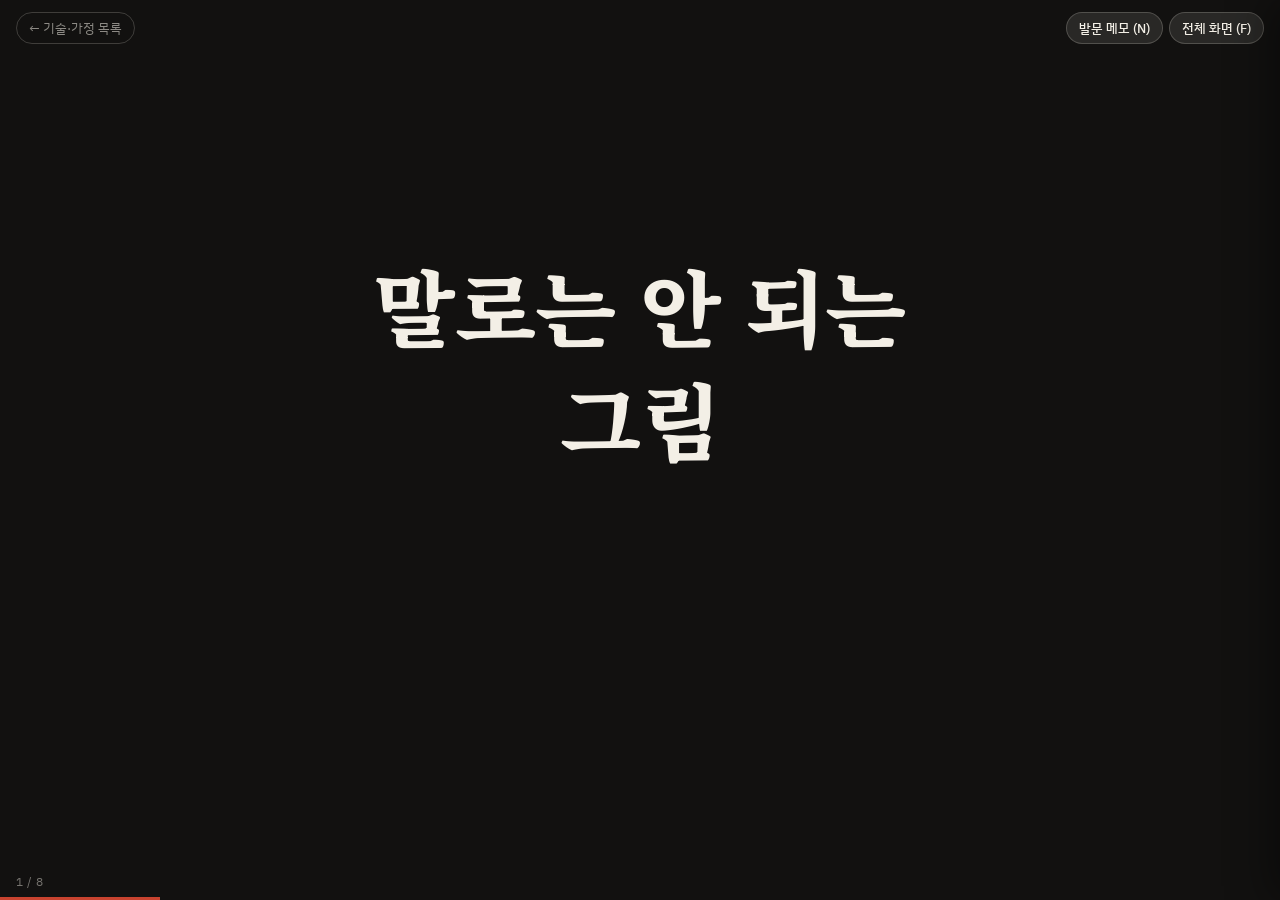
<file: tg/basic/slides4.html>
<!doctype html>
<html lang="ko">
<head>
<meta charset="utf-8">
<meta name="viewport" content="width=device-width, initial-scale=1">
<title>아이디어 시각화와 시제품 · 기술·가정 1단원 4차시</title>
<link rel="preconnect" href="https://fonts.googleapis.com">
<link rel="stylesheet" href="https://fonts.googleapis.com/css2?family=Noto+Serif+KR:wght@400;700;900&family=IBM+Plex+Sans+KR:wght@400;500;700&display=swap">
<link rel="stylesheet" href="../../assets/deck.css">
</head>
<body>
<a class="home" href="../index.html#u1">← 기술·가정 목록</a>
<div class="help"><button id="bN" type="button">발문 메모 (N)</button><button id="bF" type="button">전체 화면 (F)</button></div>
<main class="deck" id="deck">
<section class="s" data-note="&lt;h4&gt;도입 · 1분&lt;/h4&gt;&lt;p&gt;한 물건을 말로만 설명해 짝이 그리게 하고 결과를 견준다.&lt;/p&gt;">
  <div class="center"><div class="q"><h2 style="font-size:min(7vw,84px);font-weight:900">말로는 안 되는<br>그림</h2><div class="lad"><p class="f"><b>사실</b>같은 설명도 사람마다 다르게 상상한다</p><p class="f"><b>해석</b>그리면 생각이 같아진다</p><p class="f"><b>확장</b>어떻게 그리면 잘 전해질까</p></div></div></div>
  
</section>
<section class="s" data-note="&lt;h4&gt;관통 발문&lt;/h4&gt;&lt;p&gt;성취기준(9기가03-04). 정확한 제도는 9기가03-08에서 다룬다.&lt;/p&gt;">
  <div class="q"><span class="mark">“</span><h2>생각을 눈에 보이게 하고<br>만들어 확인하려면?</h2><div class="lad"><p class="f"><b>사실</b>스케치 · 도면 · 시제품</p><p class="f"><b>해석</b>어떤 그림이 어떤 일을 하나</p><p class="f"><b>확장</b>함께 만들 때 필요한 태도</p></div></div>
  
</section>
<section class="s" data-note="&lt;h4&gt;개념&lt;/h4&gt;&lt;p&gt;세 가지 입체 투상법을 간단한 상자로 그려 본다. 용어와 각도는 교과서로 확인한다.&lt;/p&gt;">
  <div class="center"><div class="q"><h2>입체 그리기</h2><div class="trio" style="margin-top:6vh"><div class="f"><b style="font-size:min(5vw,60px)">사투상</b><span>앞면은 실제 모양, 옆을 비스듬히</span></div><div class="f"><b style="font-size:min(5vw,60px)">등각 투상</b><span>세 축을 같은 각도로</span></div><div class="f"><b style="font-size:min(5vw,60px)">투시 투상</b><span>멀수록 작게</span></div></div></div></div>
  
</section>
<section class="s" data-note="&lt;h4&gt;활동&lt;/h4&gt;&lt;p&gt;3분 스케치를 한 사람당 세 장 그린다. 그림 솜씨는 평가하지 않는다.&lt;/p&gt;">
  <div class="center"><div class="q"><h2 style="font-size:min(9vw,108px);font-weight:900">스케치의 힘</h2><div class="lad"><p class="f"><b>사실</b>빠르게, 불완전해도 괜찮다</p><p class="f"><b>해석</b>여러 장 그려 비교하기</p><p class="f"><b>확장</b>잘 그린 그림이 좋은 아이디어일까</p></div></div></div>
  
</section>
<section class="s" data-note="&lt;h4&gt;시제품&lt;/h4&gt;&lt;p&gt;안전한 도구 선택과 사용법을 먼저 지도한다. 쓰다 남은 재료는 분리배출한다.&lt;/p&gt;">
  <div class="center"><div class="q"><h2 style="font-size:min(9vw,108px);font-weight:900">시제품 · 모형</h2><div class="lad"><p class="f"><b>사실</b>종이·판지·점토로 먼저 만들어 본다</p><p class="f"><b>해석</b>실패를 일찍 확인하면 비용이 줄다</p><p class="f"><b>확장</b>어느 정도까지 만들까</p></div></div></div>
  
</section>
<section class="s" data-note="&lt;h4&gt;평가&lt;/h4&gt;&lt;p&gt;사용자 기준표를 만들어 자기·동료 평가를 한다.&lt;/p&gt;">
  <div class="center"><div class="q"><h2 style="font-size:min(9vw,108px);font-weight:900">평가와 개선</h2><div class="lad"><p class="f"><b>사실</b>기준을 정해 시험한다</p><p class="f"><b>해석</b>실제 사용자의 의견을 듣는다</p><p class="f"><b>확장</b>무엇을 고칠까</p></div></div></div>
  
</section>
<section class="s" data-note="&lt;h4&gt;협업&lt;/h4&gt;&lt;p&gt;과정 포트폴리오에 기록하고 공유하게 한다(성취기준의 고려 사항).&lt;/p&gt;">
  <div class="center"><div class="q"><h2 style="font-size:min(9vw,108px);font-weight:900">함께 만드는 힘</h2><div class="lad"><p class="f"><b>사실</b>역할을 나누고 의견을 듣는다</p><p class="f"><b>해석</b>공감 · 소통이 결과를 바꾼다</p><p class="f"><b>확장</b>내 역할은 무엇이었나</p></div></div></div>
  
</section>
<section class="s" data-note="&lt;h4&gt;나가기 · 한 문장&lt;/h4&gt;&lt;p&gt;시각화·시제품·평가 중 하나를 골라 쓰게 한다.&lt;/p&gt;">
  <div class="center"><div class="q"><span class="mark">“</span><h2>시제품을 만들어 보는 가장 큰 이유는 <span class="fill">&nbsp;</span>이다.<br>왜냐하면 <span class="fill" style="min-width:7em">&nbsp;</span>.</h2></div></div>
  
</section>
</main>
<div class="bar" id="bar"></div><div class="hud" id="hud"></div>
<aside class="notes" id="notes"></aside>
<script src="../../assets/deck.js"></script>
</body>
</html>
</file>
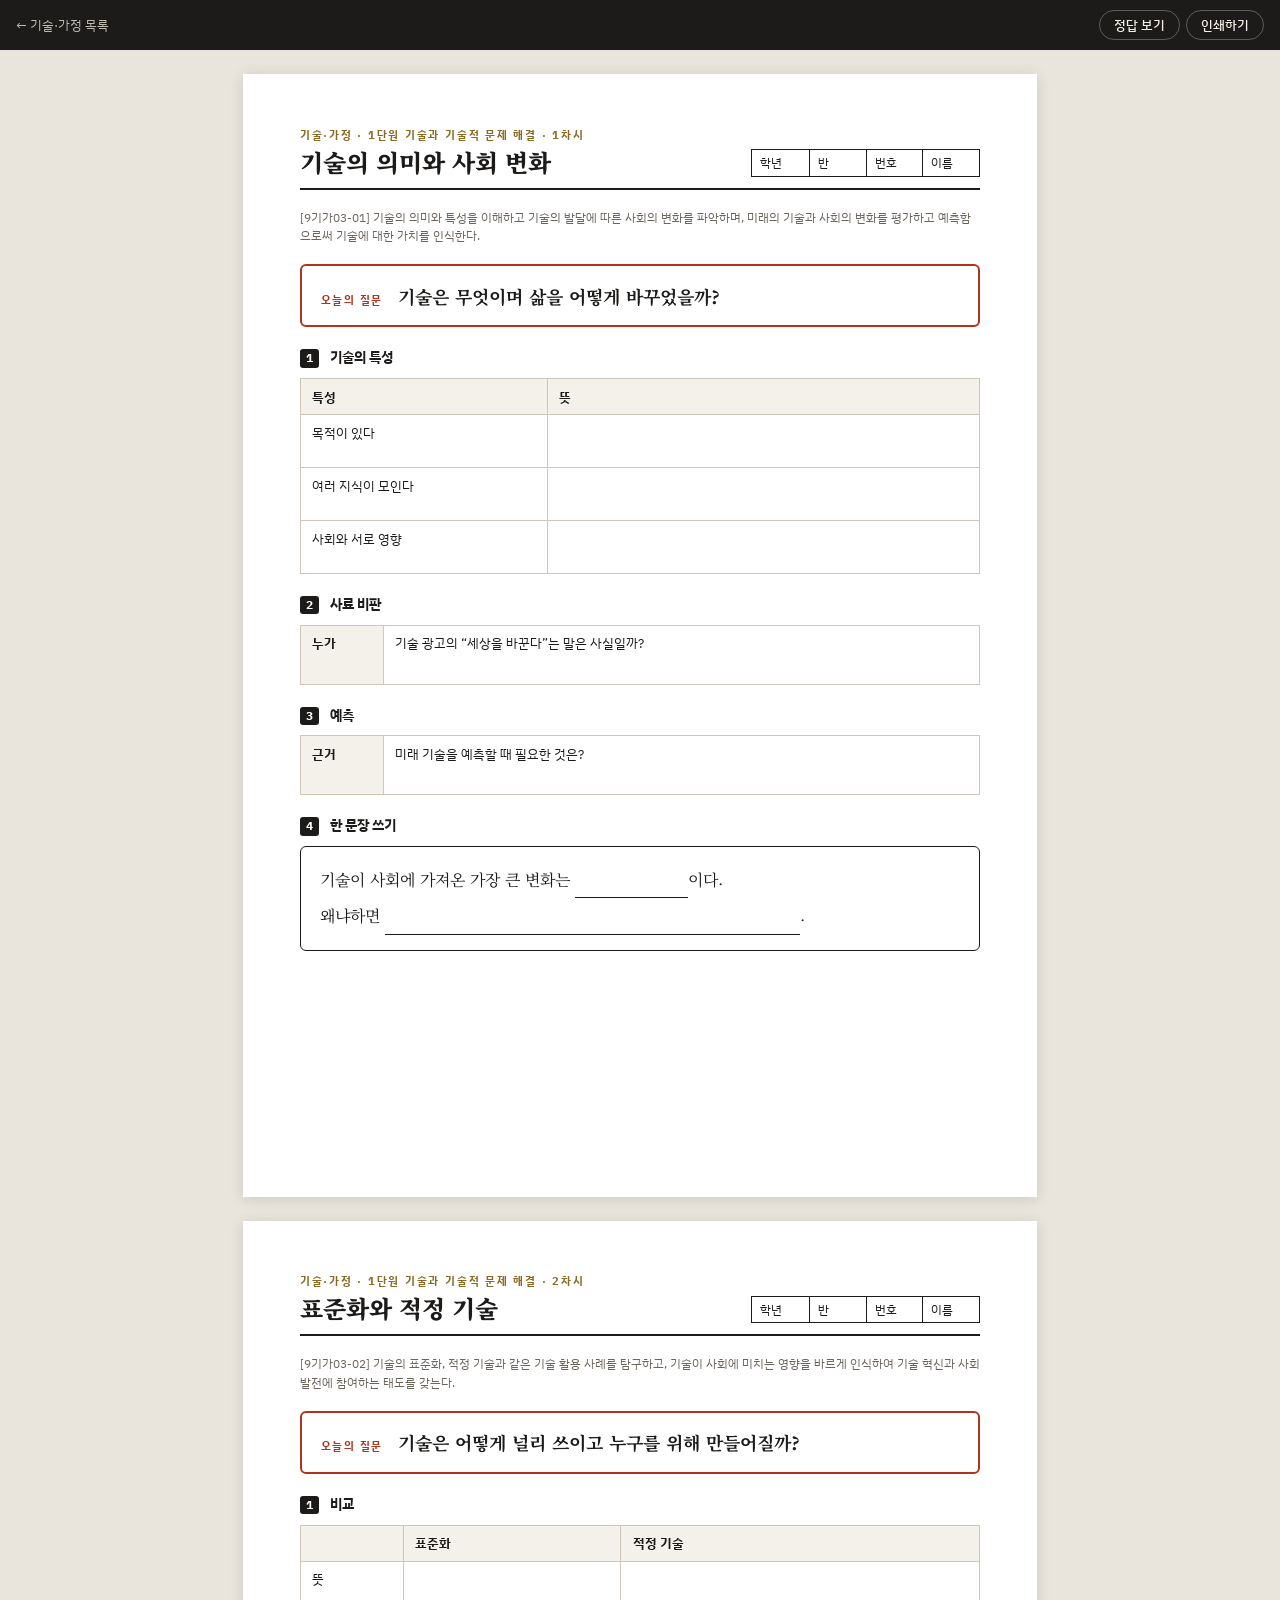
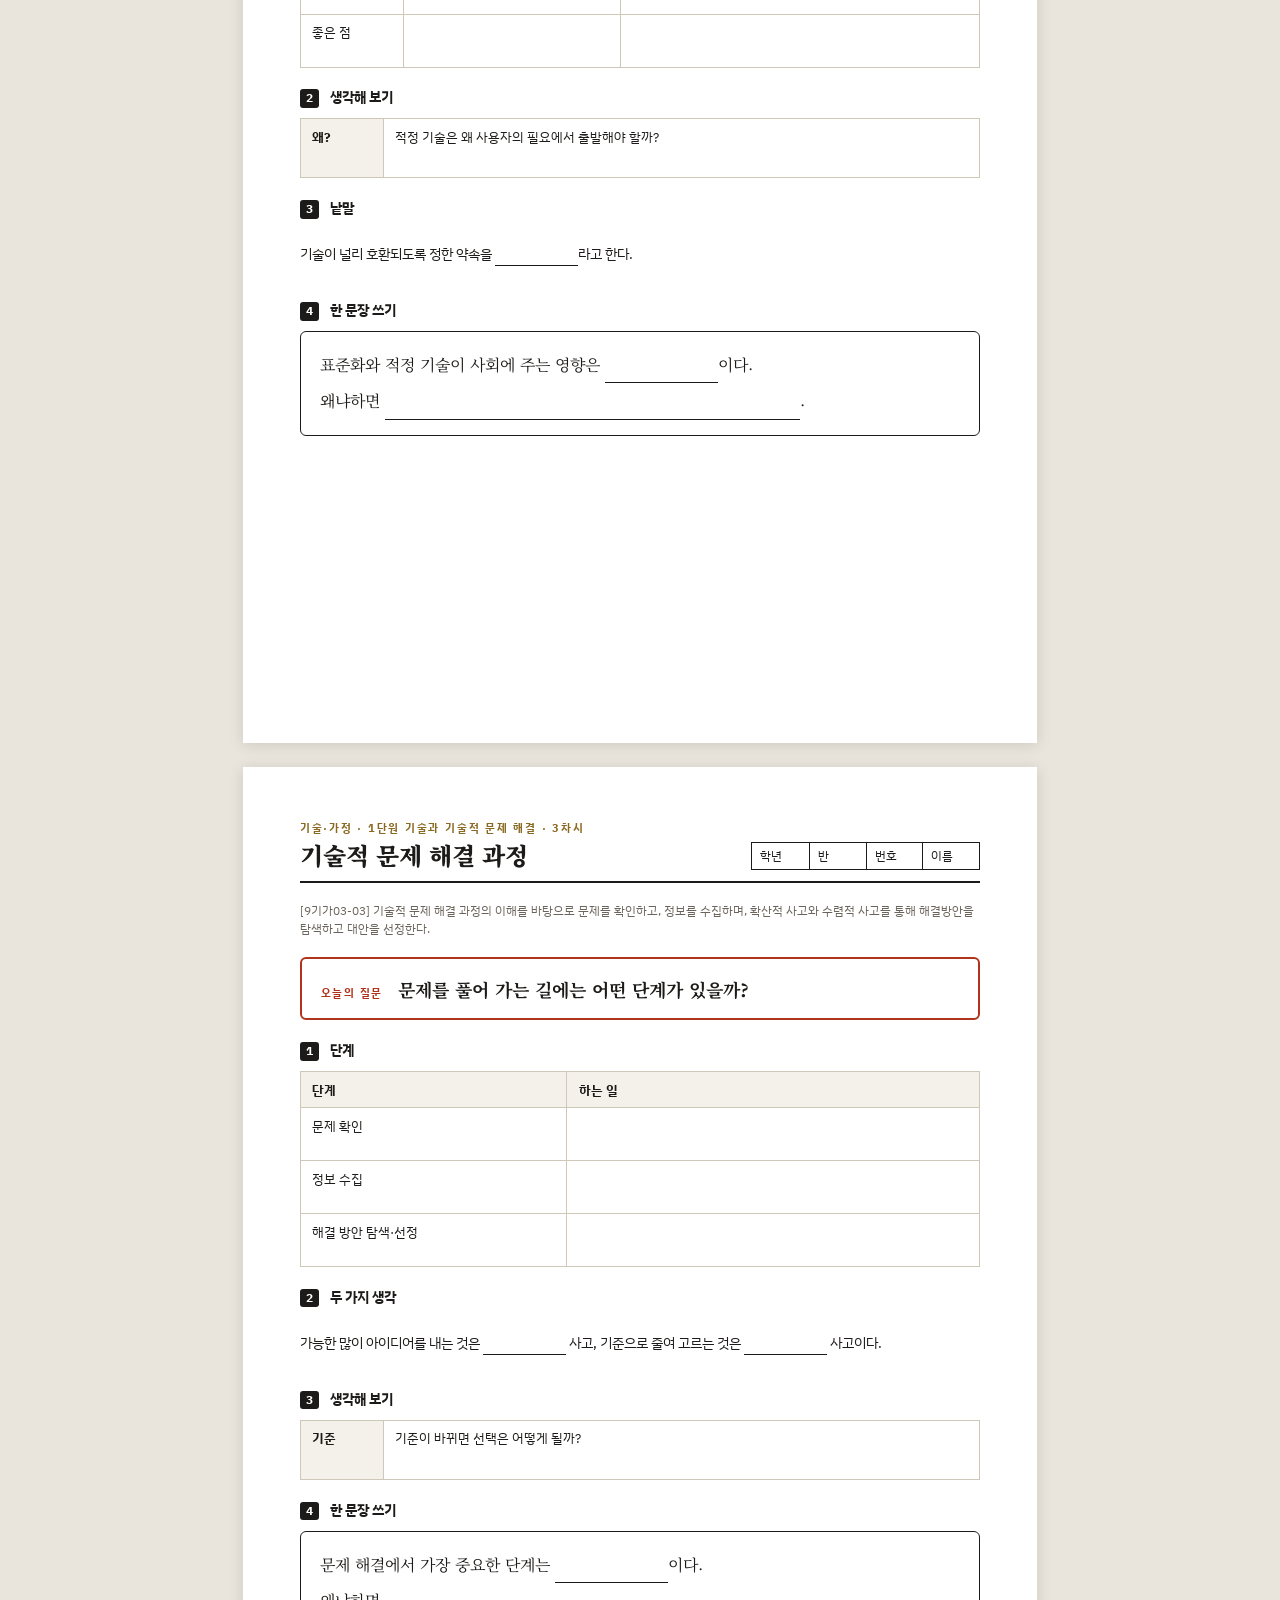
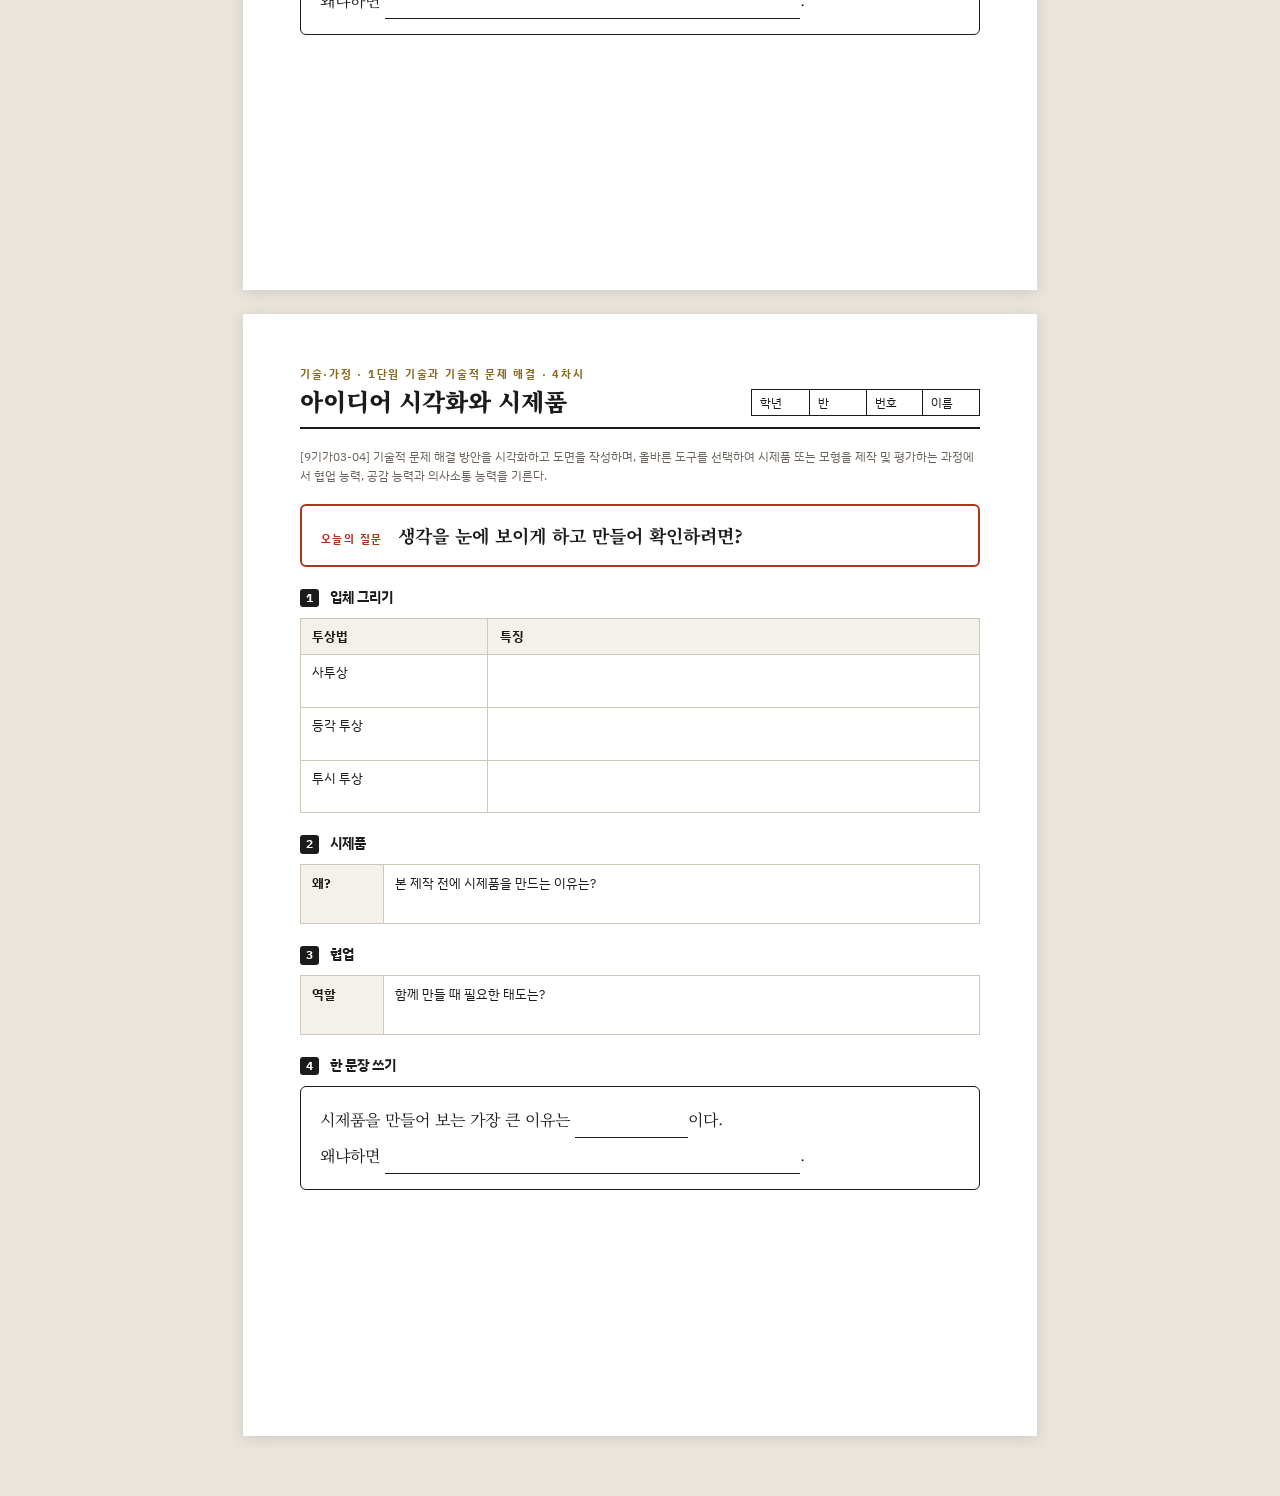
<file: tg/basic/worksheet.html>
<!doctype html>
<html lang="ko">
<head>
<meta charset="utf-8">
<meta name="viewport" content="width=device-width, initial-scale=1">
<title>학습지 · 기술·가정 1단원 1단원 기술과 기술적 문제 해결</title>
<link rel="stylesheet" href="https://fonts.googleapis.com/css2?family=Noto+Serif+KR:wght@700;900&family=IBM+Plex+Sans+KR:wght@400;500;700&display=swap">
<link rel="stylesheet" href="../../assets/worksheet.css">
</head>
<body>
<div class="bar"><a href="../index.html#u1">← 기술·가정 목록</a><div class="tools"><button id="bAns" type="button" aria-pressed="false">정답 보기</button><button id="bPrint" type="button">인쇄하기</button></div></div>
<main class="sheets">
<article class="sheet" id="l1">
  <header>
    <div><div class="kicker">기술·가정 · 1단원 기술과 기술적 문제 해결 · 1차시</div><h1>기술의 의미와 사회 변화</h1></div>
    <div class="who"><span>학년</span><span>반</span><span>번호</span><span>이름</span></div>
  </header>
  <p class="std">[9기가03-01] 기술의 의미와 특성을 이해하고 기술의 발달에 따른 사회의 변화를 파악하며, 미래의 기술과 사회의 변화를 평가하고 예측함으로써 기술에 대한 가치를 인식한다.</p>
  <div class="big-q"><b>오늘의 질문</b>기술은 무엇이며 삶을 어떻게 바꾸었을까?</div>
  <section class="part"><h2><i>1</i>기술의 특성</h2><table class="grid"><tr><th style="width:auto">특성</th><th style="width:auto">뜻</th></tr><tr><td style="height:auto">목적이 있다</td><td><span class="ans">필요와 욕구를 채우려는 문제 해결</span></td></tr><tr><td style="height:auto">여러 지식이 모인다</td><td><span class="ans">과학·수학·예술 등과 결합</span></td></tr><tr><td style="height:auto">사회와 서로 영향</td><td><span class="ans">사회가 기술을, 기술이 사회를 바꾼다</span></td></tr></table></section><section class="part"><h2><i>2</i>사료 비판</h2><table class="grid"><tr><th>누가</th><td>기술 광고의 “세상을 바꾼다”는 말은 사실일까?<p class="ans">광고는 쓴 쪽의 이해관계를 담는다. 근거 자료와 반대 의견을 함께 본다.</p></td></tr></table></section><section class="part"><h2><i>3</i>예측</h2><table class="grid"><tr><th>근거</th><td>미래 기술을 예측할 때 필요한 것은?<p class="ans">지금의 변화와 사례 같은 근거가 있어야 한다.</p></td></tr></table></section><section class="part"><h2><i>4</i>한 문장 쓰기</h2><div class="write">기술이 사회에 가져온 가장 큰 변화는 <span class="blank" style="min-width:min(30mm,100%)">&nbsp;</span>이다.<br>왜냐하면 <span class="blank" style="min-width:min(110mm,100%)">&nbsp;</span>.</div></section>
  
</article>
<article class="sheet" id="l2">
  <header>
    <div><div class="kicker">기술·가정 · 1단원 기술과 기술적 문제 해결 · 2차시</div><h1>표준화와 적정 기술</h1></div>
    <div class="who"><span>학년</span><span>반</span><span>번호</span><span>이름</span></div>
  </header>
  <p class="std">[9기가03-02] 기술의 표준화, 적정 기술과 같은 기술 활용 사례를 탐구하고, 기술이 사회에 미치는 영향을 바르게 인식하여 기술 혁신과 사회 발전에 참여하는 태도를 갖는다.</p>
  <div class="big-q"><b>오늘의 질문</b>기술은 어떻게 널리 쓰이고 누구를 위해 만들어질까?</div>
  <section class="part"><h2><i>1</i>비교</h2><table class="grid"><tr><th style="width:auto"></th><th style="width:auto">표준화</th><th style="width:auto">적정 기술</th></tr><tr><td style="height:auto">뜻</td><td><span class="ans">규격을 정한 약속</span></td><td><span class="ans">현지 자원과 지식으로 쓰기 쉬운 기술</span></td></tr><tr><td style="height:auto">좋은 점</td><td><span class="ans">호환·비용 절감·안전</span></td><td><span class="ans">저렴하고 고치기 쉬움</span></td></tr></table></section><section class="part"><h2><i>2</i>생각해 보기</h2><table class="grid"><tr><th>왜?</th><td>적정 기술은 왜 사용자의 필요에서 출발해야 할까?<p class="ans">쓰는 사람의 환경과 필요가 달라 같은 기술도 쓸모가 달라지기 때문이다.</p></td></tr></table></section><section class="part"><h2><i>3</i>낱말</h2><p>기술이 널리 호환되도록 정한 약속을 <span class="blank" style="min-width:min(22mm,100%)"><span class="ans">표준화</span></span>라고 한다.</p></section><section class="part"><h2><i>4</i>한 문장 쓰기</h2><div class="write">표준화와 적정 기술이 사회에 주는 영향은 <span class="blank" style="min-width:min(30mm,100%)">&nbsp;</span>이다.<br>왜냐하면 <span class="blank" style="min-width:min(110mm,100%)">&nbsp;</span>.</div></section>
  
</article>
<article class="sheet" id="l3">
  <header>
    <div><div class="kicker">기술·가정 · 1단원 기술과 기술적 문제 해결 · 3차시</div><h1>기술적 문제 해결 과정</h1></div>
    <div class="who"><span>학년</span><span>반</span><span>번호</span><span>이름</span></div>
  </header>
  <p class="std">[9기가03-03] 기술적 문제 해결 과정의 이해를 바탕으로 문제를 확인하고, 정보를 수집하며, 확산적 사고와 수렴적 사고를 통해 해결방안을 탐색하고 대안을 선정한다.</p>
  <div class="big-q"><b>오늘의 질문</b>문제를 풀어 가는 길에는 어떤 단계가 있을까?</div>
  <section class="part"><h2><i>1</i>단계</h2><table class="grid"><tr><th style="width:auto">단계</th><th style="width:auto">하는 일</th></tr><tr><td style="height:auto">문제 확인</td><td><span class="ans">누구의 어떤 불편인지 정의하기</span></td></tr><tr><td style="height:auto">정보 수집</td><td><span class="ans">자료·사례·사용자 조사</span></td></tr><tr><td style="height:auto">해결 방안 탐색·선정</td><td><span class="ans">아이디어를 내고 기준으로 고르기</span></td></tr></table></section><section class="part"><h2><i>2</i>두 가지 생각</h2><p>가능한 많이 아이디어를 내는 것은 <span class="blank" style="min-width:min(22mm,100%)"><span class="ans">확산적</span></span> 사고, 기준으로 줄여 고르는 것은 <span class="blank" style="min-width:min(22mm,100%)"><span class="ans">수렴적</span></span> 사고이다.</p></section><section class="part"><h2><i>3</i>생각해 보기</h2><table class="grid"><tr><th>기준</th><td>기준이 바뀌면 선택은 어떻게 될까?<p class="ans">안전·비용·제작 난이도 중 무엇을 중시하느냐에 따라 같은 대안의 순위가 바뀐다.</p></td></tr></table></section><section class="part"><h2><i>4</i>한 문장 쓰기</h2><div class="write">문제 해결에서 가장 중요한 단계는 <span class="blank" style="min-width:min(30mm,100%)">&nbsp;</span>이다.<br>왜냐하면 <span class="blank" style="min-width:min(110mm,100%)">&nbsp;</span>.</div></section>
  
</article>
<article class="sheet" id="l4">
  <header>
    <div><div class="kicker">기술·가정 · 1단원 기술과 기술적 문제 해결 · 4차시</div><h1>아이디어 시각화와 시제품</h1></div>
    <div class="who"><span>학년</span><span>반</span><span>번호</span><span>이름</span></div>
  </header>
  <p class="std">[9기가03-04] 기술적 문제 해결 방안을 시각화하고 도면을 작성하며, 올바른 도구를 선택하여 시제품 또는 모형을 제작 및 평가하는 과정에서 협업 능력, 공감 능력과 의사소통 능력을 기른다.</p>
  <div class="big-q"><b>오늘의 질문</b>생각을 눈에 보이게 하고 만들어 확인하려면?</div>
  <section class="part"><h2><i>1</i>입체 그리기</h2><table class="grid"><tr><th style="width:auto">투상법</th><th style="width:auto">특징</th></tr><tr><td style="height:auto">사투상</td><td><span class="ans">앞면은 실제 모양, 옆을 비스듬히</span></td></tr><tr><td style="height:auto">등각 투상</td><td><span class="ans">세 축을 같은 각도로</span></td></tr><tr><td style="height:auto">투시 투상</td><td><span class="ans">멀수록 작게</span></td></tr></table></section><section class="part"><h2><i>2</i>시제품</h2><table class="grid"><tr><th>왜?</th><td>본 제작 전에 시제품을 만드는 이유는?<p class="ans">실패를 일찍 확인해 비용과 시간을 줄이고 개선점을 찾을 수 있다.</p></td></tr></table></section><section class="part"><h2><i>3</i>협업</h2><table class="grid"><tr><th>역할</th><td>함께 만들 때 필요한 태도는?<p class="ans">역할을 나누고 의견을 듣는 소통과 공감.</p></td></tr></table></section><section class="part"><h2><i>4</i>한 문장 쓰기</h2><div class="write">시제품을 만들어 보는 가장 큰 이유는 <span class="blank" style="min-width:min(30mm,100%)">&nbsp;</span>이다.<br>왜냐하면 <span class="blank" style="min-width:min(110mm,100%)">&nbsp;</span>.</div></section>
  
</article>
</main>
<script src="../../assets/worksheet.js"></script>
</body>
</html>
</file>
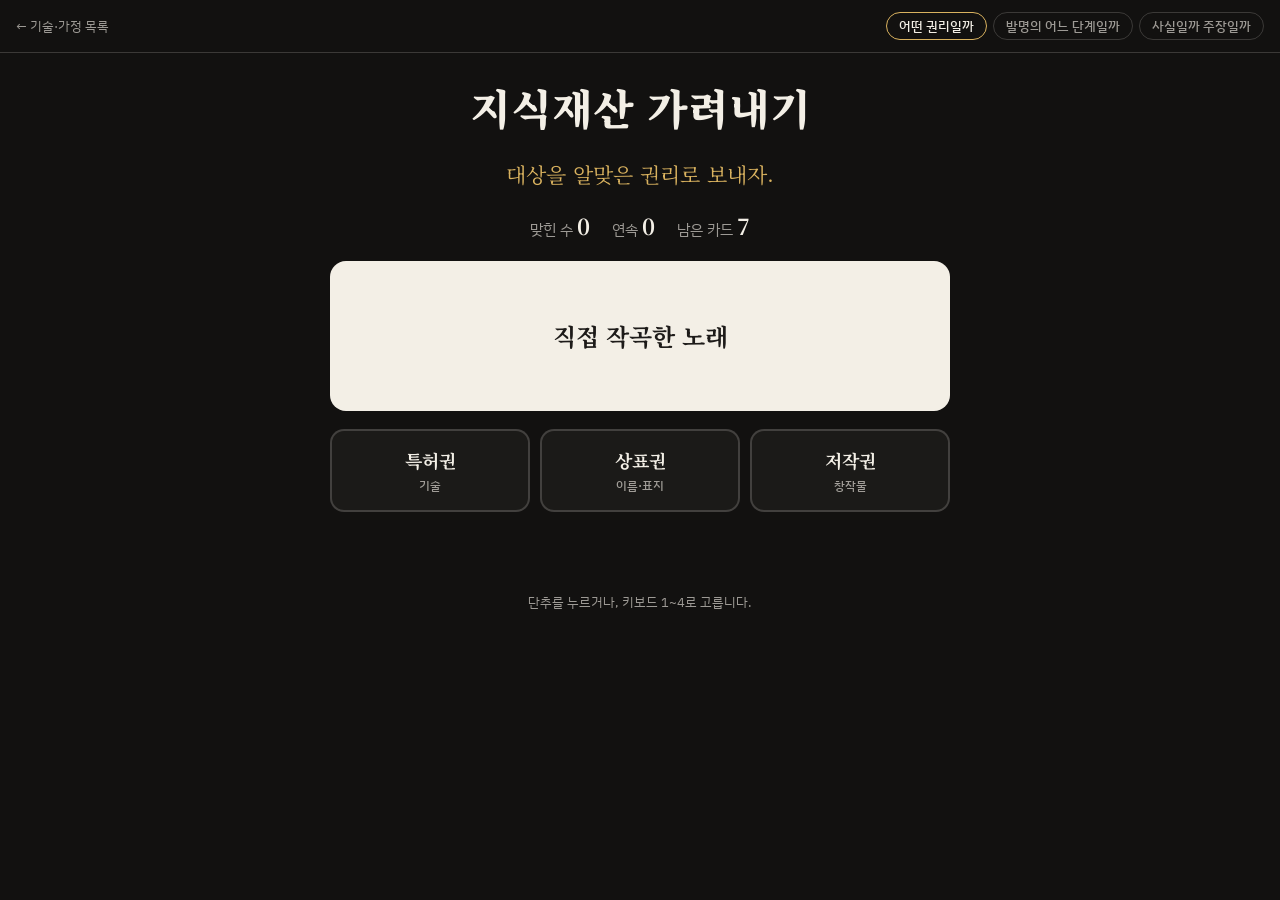
<file: tg/invent/app-ip.html>
<!doctype html>
<html lang="ko">
<head>
<meta charset="utf-8">
<meta name="viewport" content="width=device-width, initial-scale=1">
<title>게임 · 지식재산 가려내기</title>
<link rel="stylesheet" href="https://fonts.googleapis.com/css2?family=Noto+Serif+KR:wght@700;900&family=IBM+Plex+Sans+KR:wght@400;500;700&display=swap">
<link rel="stylesheet" href="../../assets/game.css">
</head>
<body>
<div class="top"><a href="../index.html#u2">← 기술·가정 목록</a><div class="rounds" id="rounds"></div></div>
<main>
  <h1>지식재산 가려내기</h1>
  <p class="q" id="q"></p>
  <div class="hud"><span>맞힌 수 <b id="score">0</b></span><span>연속 <b id="streak">0</b></span><span>남은 카드 <b id="left">0</b></span></div>
  <div class="card" id="card"></div>
  <div class="bins" id="bins"></div>
  <div class="flash" id="flash" aria-live="polite"></div>
  <p class="how">단추를 누르거나, 키보드 1~4로 고릅니다.</p>
  <div class="review" id="review" hidden></div>
</main>
<script>
window.R={
 kind:{name:'어떤 권리일까',q:'대상을 알맞은 권리로 보내자.',bins:[['특허권','기술'],['상표권','이름·표지'],['저작권','창작물']],cards:[
  ['새로운 충전 방식의 기술',0,'발명한 기술은 특허로 보호한다.'],['방수 기능을 개선한 새 장치',0,'기술적 발명.'],['과자 이름과 로고',1,'상품을 구별하는 표지.'],['가게 이름을 나타내는 표지',1,'상표.'],
  ['직접 쓴 소설',2,'창작물.'],['직접 찍은 사진',2,'창작물.'],['직접 작곡한 노래',2,'창작물.']]},
 step:{name:'발명의 어느 단계일까',q:'활동을 알맞은 단계로 보내자.',bins:[['문제 발견','불편 찾기'],['아이디어 구상','기법으로 내기'],['만들고 평가','시제품·개선']],cards:[
  ['일상의 불편을 관찰한다',0,'문제 발견.'],['두 물건을 합쳐 본다',1,'구상.'],['종이 모형을 만든다',2,'시제품.'],['쓰는 사람에게 써 보게 한다',2,'평가.'],['불편한 점을 한 문장으로 쓴다',0,'문제 발견.'],['재료를 바꿔 본다',1,'구상.']]},
 claim:{name:'사실일까 주장일까',q:'2단원 자료에 담긴 말을 가려내자.',bins:[['사실','확인할 수 있는 일'],['주장','판단·평가']],cards:[
  ['발명은 없던 것을 만들어 내는 일이다.',0,'개념.'],['모든 발명은 사회에 이익만 준다.',1,'주장: 부담도 있다.'],
  ['출처를 밝히면 항상 허락 없이 써도 된다.',1,'주장: 이용 조건도 확인해야 한다.'],['특허는 새롭고 쓸모 있는 기술을 보호한다.',0,'개념.'],
  ['인터넷에 있는 그림은 모두 자유롭게 써도 된다.',1,'주장: 저작권이 있을 수 있다.'],['저작권은 글·음악·사진 등 창작물의 권리이다.',0,'개념.']]}
};
</script>
<script src="../../assets/game-sort.js"></script>
</body>
</html>
</file>
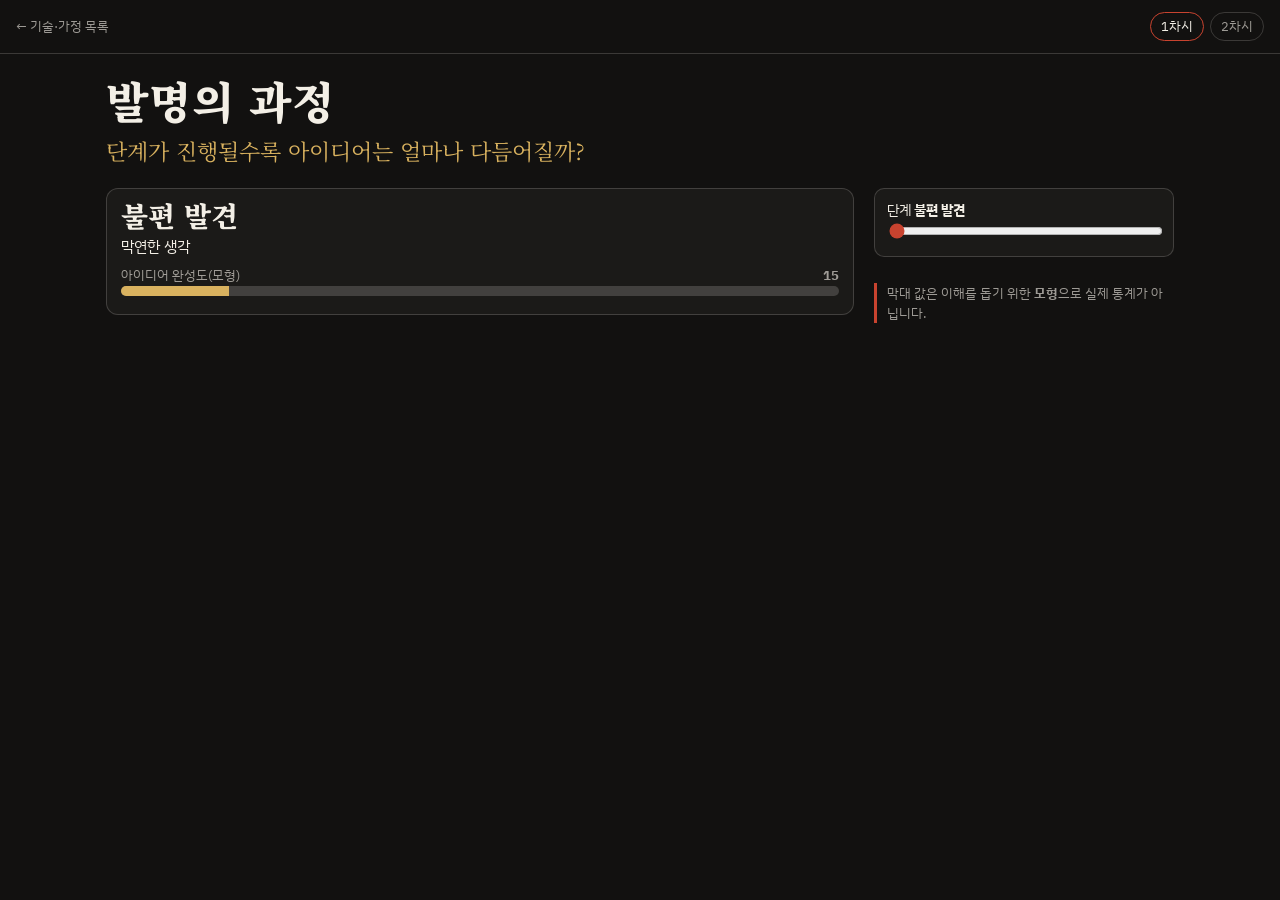
<file: tg/invent/sim.html>
<!doctype html>
<html lang="ko">
<head>
<meta charset="utf-8">
<meta name="viewport" content="width=device-width, initial-scale=1">
<title>시뮬레이션 · 기술·가정 2단원 발명과 지식재산</title>
<link rel="stylesheet" href="https://fonts.googleapis.com/css2?family=Noto+Serif+KR:wght@700;900&family=IBM+Plex+Sans+KR:wght@400;500;700&display=swap">
<link rel="stylesheet" href="../../assets/sim.css">
<style>
table.t{border-collapse:collapse;width:100%;font-size:14px}table.t th,table.t td{border-bottom:1px solid var(--faint);padding:6px 8px;text-align:left;vertical-align:top}
.meter{margin:6px 0}.meter span{display:flex;justify-content:space-between;font-size:13px;color:var(--dim)}.meter i{display:block;height:10px;border-radius:5px;background:var(--faint);overflow:hidden}.meter i b{display:block;height:100%;background:var(--gold);transition:width .3s}
.big{font-family:var(--serif);font-weight:900}.pick[aria-pressed=true]{border-color:var(--gold)}.pick small{display:block;color:var(--dim);font-size:12.5px;margin-top:2px}
.fb{margin-top:12px;background:var(--panel);border-left:3px solid var(--gold);border-radius:0 10px 10px 0;padding:10px 12px;font-size:14px}.chk{display:flex;gap:8px;align-items:center;margin:6px 0;font-size:14px}.chk input{accent-color:var(--gold)}
</style>
</head>
<body>
<div class="top"><a href="../index.html#u2">← 기술·가정 목록</a><nav id="nav"></nav></div>

<section class="panel" data-lesson="1"><h1>발명의 과정</h1><p class="q">단계가 진행될수록 아이디어는 얼마나 다듬어질까?</p><div class="stage"><div><div class="card"><div class="big" id="d1" style="font-size:28px"></div><p id="t1" style="margin:6px 0 0"></p><div class="meter"><span>아이디어 완성도(모형)<b id="m1"></b></span><i><b id="b1" style="width:0"></b></i></div></div></div><div class="side"><div class="rng"><label for="r1">단계 <b id="r1V"></b></label><input type="range" id="r1" min="0" max="3" step="1" value="0"></div><p class="note">막대 값은 이해를 돕기 위한 <b>모형</b>으로 실제 통계가 아닙니다.</p></div></div>
<script>(function(){var D=[["불편 발견", "막연한 생각", 15], ["아이디어 구상", "여러 후보가 생기다", 40], ["시제품", "실제로 써 볼 수 있다", 65], ["평가·개선", "고쳐서 쓸 만해지다", 85]];var r=document.getElementById('r1');function u(){var x=D[+r.value];document.getElementById('d1').textContent=x[0];document.getElementById('t1').textContent=x[1];document.getElementById('b1').style.width=x[2]+'%';document.getElementById('m1').textContent=' '+x[2];document.getElementById('r1V').textContent=x[0];}r.oninput=u;u();})();</script></section>
<section class="panel" data-lesson="2"><h1>안전한 이용</h1><p class="q">창작물을 쓰는 방법은 얼마나 안전할까?</p><div class="stage"><div><div class="card"><div class="big" id="d2" style="font-size:28px"></div><p id="t2" style="margin:6px 0 0"></p><div class="meter"><span>안전한 이용(모형)<b id="m2"></b></span><i><b id="b2" style="width:0"></b></i></div></div></div><div class="side"><div class="rng"><label for="r2">이용 방법 <b id="r2V"></b></label><input type="range" id="r2" min="0" max="3" step="1" value="0"></div><p class="note">막대 값은 이해를 돕기 위한 <b>모형</b>으로 실제 통계가 아닙니다.</p></div></div>
<script>(function(){var D=[["허락 없이 복사", "저작권 침해가 될 수 있다", 5], ["출처만 밝힘", "이용 조건에 따라 부족할 수 있다", 40], ["허락 + 출처", "권리자의 허락을 받고 출처를 쓴다", 85], ["이용 조건 확인", "이용 허락 표시를 확인하고 지킨다", 95]];var r=document.getElementById('r2');function u(){var x=D[+r.value];document.getElementById('d2').textContent=x[0];document.getElementById('t2').textContent=x[1];document.getElementById('b2').style.width=x[2]+'%';document.getElementById('m2').textContent=' '+x[2];document.getElementById('r2V').textContent=x[0];}r.oninput=u;u();})();</script></section>
<script src="../../assets/sim.js"></script>
</body></html>
</file>
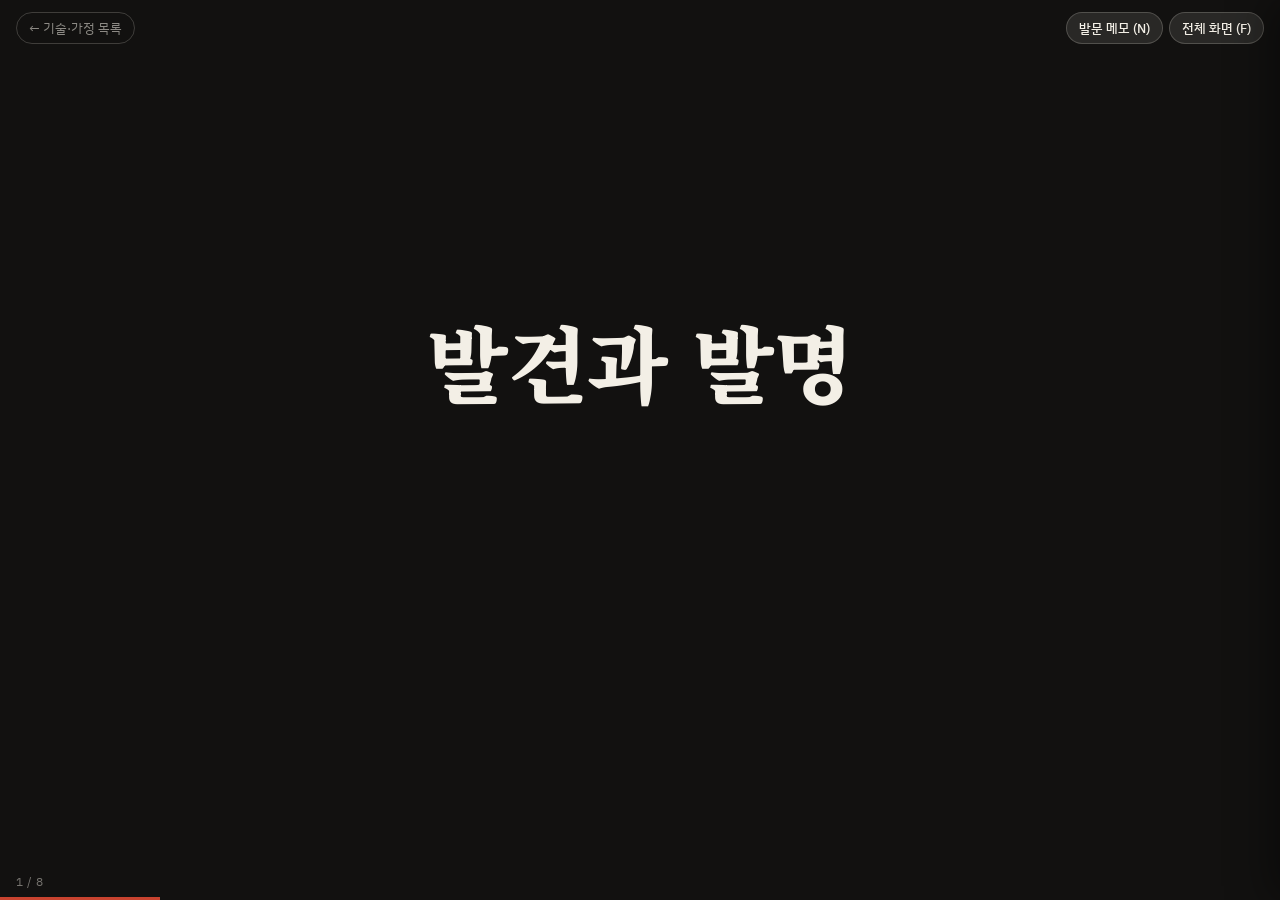
<file: tg/invent/slides1.html>
<!doctype html>
<html lang="ko">
<head>
<meta charset="utf-8">
<meta name="viewport" content="width=device-width, initial-scale=1">
<title>발명의 과정과 가치 · 기술·가정 2단원 1차시</title>
<link rel="preconnect" href="https://fonts.googleapis.com">
<link rel="stylesheet" href="https://fonts.googleapis.com/css2?family=Noto+Serif+KR:wght@400;700;900&family=IBM+Plex+Sans+KR:wght@400;500;700&display=swap">
<link rel="stylesheet" href="../../assets/deck.css">
</head>
<body>
<a class="home" href="../index.html#u2">← 기술·가정 목록</a>
<div class="help"><button id="bN" type="button">발문 메모 (N)</button><button id="bF" type="button">전체 화면 (F)</button></div>
<main class="deck" id="deck">
<section class="s" data-note="&lt;h4&gt;도입 · 1분&lt;/h4&gt;&lt;p&gt;불·전기 등 발견과 전구·전화 등 발명을 나누어 보게 한다. 경계가 흐린 사례는 토의 거리로 삼는다.&lt;/p&gt;">
  <div class="center"><div class="q"><h2 style="font-size:min(7vw,84px);font-weight:900">발견과 발명</h2><div class="lad"><p class="f"><b>사실</b>발견은 있는 것을 찾고, 발명은 없던 것을 만든다</p><p class="f"><b>해석</b>둘의 차이를 예로 들어 보기</p><p class="f"><b>확장</b>우연한 발견이 발명이 되기도 할까</p></div></div></div>
  
</section>
<section class="s" data-note="&lt;h4&gt;관통 발문&lt;/h4&gt;&lt;p&gt;성취기준(9기가03-05). 1단원의 문제 해결 과정과 이어 묻는다.&lt;/p&gt;">
  <div class="q"><span class="mark">“</span><h2>발명은 어떻게 이루어지고<br>사회에 어떤 가치를 줄까?</h2><div class="lad"><p class="f"><b>사실</b>발명의 개념과 과정</p><p class="f"><b>해석</b>발명이 사회에 준 영향</p><p class="f"><b>확장</b>나도 해 볼 수 있을까</p></div></div>
  
</section>
<section class="s" data-note="&lt;h4&gt;과정&lt;/h4&gt;&lt;p&gt;단계 이름은 교과서마다 다르므로 쓰는 교과서에 맞춘다. 1단원 문제 해결 과정과 같은 흐름임을 짚는다.&lt;/p&gt;">
  <div class="center"><div class="q"><h2>발명 문제 해결</h2><div class="trio" style="margin-top:6vh"><div class="f"><b style="font-size:min(5vw,60px)">문제 발견</b><span>불편 · 필요 찾기</span></div><div class="f"><b style="font-size:min(5vw,60px)">아이디어 구상</b><span>다양한 기법으로 내기</span></div><div class="f"><b style="font-size:min(5vw,60px)">만들고 평가</b><span>시제품 → 개선</span></div></div></div></div>
  
</section>
<section class="s" data-note="&lt;h4&gt;사례&lt;/h4&gt;&lt;p&gt;구체적 발명 사례는 출처를 확인해 사용한다. 학생이 찾은 불편을 칠판에 모은다.&lt;/p&gt;">
  <div class="center"><div class="q"><h2 style="font-size:min(7vw,84px);font-weight:900">작은 불편이<br>발명이 된다</h2><div class="lad"><p class="f"><b>사실</b>일상의 불편에서 시작한 발명이 많다</p><p class="f"><b>해석</b>불편을 알아채는 눈</p><p class="f"><b>확장</b>내 주변 불편 하나는</p></div></div></div>
  
</section>
<section class="s" data-note="&lt;h4&gt;기법&lt;/h4&gt;&lt;p&gt;기법 이름은 교과서마다 다르다. 이름보다 실제로 아이디어를 내 보는 활동에 시간을 쓴다.&lt;/p&gt;">
  <div class="center"><div class="q"><h2>발명 사고 기법</h2><div class="trio" style="margin-top:6vh"><div class="f"><b style="font-size:min(5vw,60px)">더하기</b><span>두 가지를 합치기</span></div><div class="f"><b style="font-size:min(5vw,60px)">바꾸기</b><span>재료·크기·쓰임 바꾸기</span></div><div class="f"><b style="font-size:min(5vw,60px)">빼기·뒤집기</b><span>없애거나 거꾸로 생각하기</span></div></div></div></div>
  
</section>
<section class="s" data-note="&lt;h4&gt;영향&lt;/h4&gt;&lt;p&gt;이익만 말하지 않고 부담도 함께 찾게 한다.&lt;/p&gt;">
  <div class="center"><div class="q"><h2 style="font-size:min(9vw,108px);font-weight:900">발명이 바꾼 사회</h2><div class="lad"><p class="f"><b>사실</b>생활이 편리해지고 새 일자리가 생기다</p><p class="f"><b>해석</b>사라지는 일도 있다</p><p class="f"><b>확장</b>이익과 부담은 누구에게 돌아갔나</p></div></div></div>
  
</section>
<section class="s" data-note="&lt;h4&gt;태도&lt;/h4&gt;&lt;p&gt;성취기준의 ‘창조에 대한 자신감’을 실패 경험을 나누는 활동으로 다룬다.&lt;/p&gt;">
  <div class="center"><div class="q"><h2 style="font-size:min(7vw,84px);font-weight:900">실패해도<br>다시</h2><div class="lad"><p class="f"><b>사실</b>첫 시도로 성공하는 발명은 드물다</p><p class="f"><b>해석</b>실패에서 개선점을 찾다</p><p class="f"><b>확장</b>창조에 대한 자신감은 어디서 생길까</p></div></div></div>
  
</section>
<section class="s" data-note="&lt;h4&gt;나가기 · 한 문장&lt;/h4&gt;&lt;p&gt;사례 하나와 그 이익·부담을 함께 쓰게 한다.&lt;/p&gt;">
  <div class="center"><div class="q"><span class="mark">“</span><h2>발명이 사회에 준 가장 큰 가치는 <span class="fill">&nbsp;</span>이다.<br>왜냐하면 <span class="fill" style="min-width:7em">&nbsp;</span>.</h2></div></div>
  
</section>
</main>
<div class="bar" id="bar"></div><div class="hud" id="hud"></div>
<aside class="notes" id="notes"></aside>
<script src="../../assets/deck.js"></script>
</body>
</html>
</file>
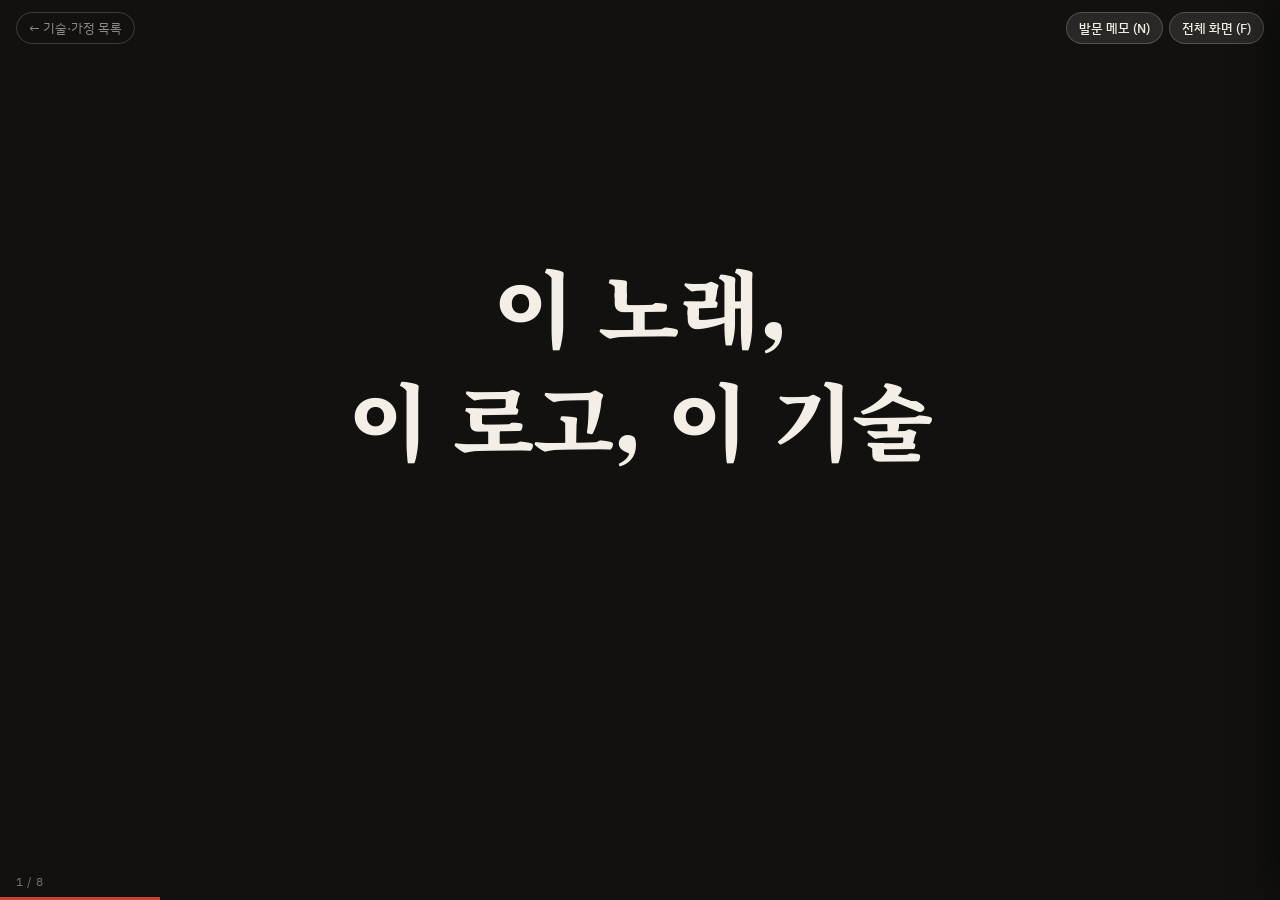
<file: tg/invent/slides2.html>
<!doctype html>
<html lang="ko">
<head>
<meta charset="utf-8">
<meta name="viewport" content="width=device-width, initial-scale=1">
<title>지식재산권의 종류와 보호 · 기술·가정 2단원 2차시</title>
<link rel="preconnect" href="https://fonts.googleapis.com">
<link rel="stylesheet" href="https://fonts.googleapis.com/css2?family=Noto+Serif+KR:wght@400;700;900&family=IBM+Plex+Sans+KR:wght@400;500;700&display=swap">
<link rel="stylesheet" href="../../assets/deck.css">
</head>
<body>
<a class="home" href="../index.html#u2">← 기술·가정 목록</a>
<div class="help"><button id="bN" type="button">발문 메모 (N)</button><button id="bF" type="button">전체 화면 (F)</button></div>
<main class="deck" id="deck">
<section class="s" data-note="&lt;h4&gt;도입 · 1분&lt;/h4&gt;&lt;p&gt;학생들이 쓰는 영상·사진·이미지의 출처를 물어본다. 사진 자리 없음.&lt;/p&gt;">
  <div class="center"><div class="q"><h2 style="font-size:min(7vw,84px);font-weight:900">이 노래,<br>이 로고, 이 기술</h2><div class="lad"><p class="f"><b>사실</b>모두 누군가가 만든 것이다</p><p class="f"><b>해석</b>만든 사람에게 어떤 권리가 있을까</p><p class="f"><b>확장</b>마음대로 써도 될까</p></div></div></div>
  
</section>
<section class="s" data-note="&lt;h4&gt;관통 발문&lt;/h4&gt;&lt;p&gt;성취기준(9기가03-06). 법 조문 암기가 아니라 사례로 이해하게 한다.&lt;/p&gt;">
  <div class="q"><span class="mark">“</span><h2>창작과 발명은 어떻게<br>보호되고 활용될까?</h2><div class="lad"><p class="f"><b>사실</b>지식재산권의 종류</p><p class="f"><b>해석</b>창출 · 보호 · 활용</p><p class="f"><b>확장</b>내가 지킬 일은</p></div></div>
  
</section>
<section class="s" data-note="&lt;h4&gt;종류&lt;/h4&gt;&lt;p&gt;분류는 교과서에 맞춘다. 사례(기술·모양·이름·창작물)를 어떤 권리로 보호하는지 짝지어 본다.&lt;/p&gt;">
  <div class="center"><div class="q"><h2>지식재산권</h2><div class="trio" style="margin-top:6vh"><div class="f"><b style="font-size:min(5vw,60px)">산업재산권</b><span>특허권 · 디자인권 · 상표권 등</span></div><div class="f"><b style="font-size:min(5vw,60px)">저작권</b><span>글 · 음악 · 사진 · 영상</span></div><div class="f"><b style="font-size:min(5vw,60px)">신지식재산권</b><span>새로 생긴 분야의 권리</span></div></div></div></div>
  
</section>
<section class="s" data-note="&lt;h4&gt;특허&lt;/h4&gt;&lt;p&gt;보호 기간 등 구체 수치는 최신 자료로 확인한다. 특허 정보 검색은 직접 해 보게 한다.&lt;/p&gt;">
  <div class="center"><div class="q"><h2 style="font-size:min(9vw,108px);font-weight:900">특허</h2><div class="lad"><p class="f"><b>사실</b>새롭고 쓸모 있는 기술을 일정 기간 보호한다</p><p class="f"><b>해석</b>출원하고 심사를 받는다</p><p class="f"><b>확장</b>공개하는 대신 보호받는다</p></div></div></div>
  
</section>
<section class="s" data-note="&lt;h4&gt;저작권&lt;/h4&gt;&lt;p&gt;이용 허락 표시(공유 라이선스)와 출처 표기 방법을 함께 지도한다. 보호 기간 등은 자료로 확인한다.&lt;/p&gt;">
  <div class="center"><div class="q"><h2 style="font-size:min(9vw,108px);font-weight:900">저작권</h2><div class="lad"><p class="f"><b>사실</b>창작물에 대한 권리다</p><p class="f"><b>해석</b>허락 없이 복사·공유하면 문제가 될 수 있다</p><p class="f"><b>확장</b>어디까지 쓸 수 있을까</p></div></div></div>
  
</section>
<section class="s" data-note="&lt;h4&gt;실천&lt;/h4&gt;&lt;p&gt;과제 발표 자료에 출처를 적는 연습을 한다.&lt;/p&gt;">
  <div class="center"><div class="q"><h2 style="font-size:min(7vw,84px);font-weight:900">안전하게<br>쓰는 법</h2><div class="lad"><p class="f"><b>사실</b>허락 · 출처 · 이용 조건을 확인한다</p><p class="f"><b>해석</b>무료가 곧 자유 이용은 아니다</p><p class="f"><b>확장</b>내 발표 자료의 출처는</p></div></div></div>
  
</section>
<section class="s" data-note="&lt;h4&gt;여러 관점&lt;/h4&gt;&lt;p&gt;보호를 강조하는 입장과 공유·접근을 강조하는 입장을 모두 설득력 있게 정리하게 한다.&lt;/p&gt;">
  <div class="center"><div class="q"><h2 style="font-size:min(9vw,108px);font-weight:900">보호와 활용</h2><div class="lad"><p class="f"><b>사실</b>보호는 만든 사람의 의욕을 지킨다</p><p class="f"><b>해석</b>활용하면 새 가치가 생긴다</p><p class="f"><b>확장</b>독점과 공유는 어떻게 균형을 이룰까</p></div></div></div>
  
</section>
<section class="s" data-note="&lt;h4&gt;나가기 · 한 문장&lt;/h4&gt;&lt;p&gt;종류 하나와 사례를 들어 쓰게 한다.&lt;/p&gt;">
  <div class="center"><div class="q"><span class="mark">“</span><h2>지식재산권을 지켜야 하는 까닭은 <span class="fill">&nbsp;</span>이다.<br>왜냐하면 <span class="fill" style="min-width:7em">&nbsp;</span>.</h2></div></div>
  
</section>
</main>
<div class="bar" id="bar"></div><div class="hud" id="hud"></div>
<aside class="notes" id="notes"></aside>
<script src="../../assets/deck.js"></script>
</body>
</html>
</file>
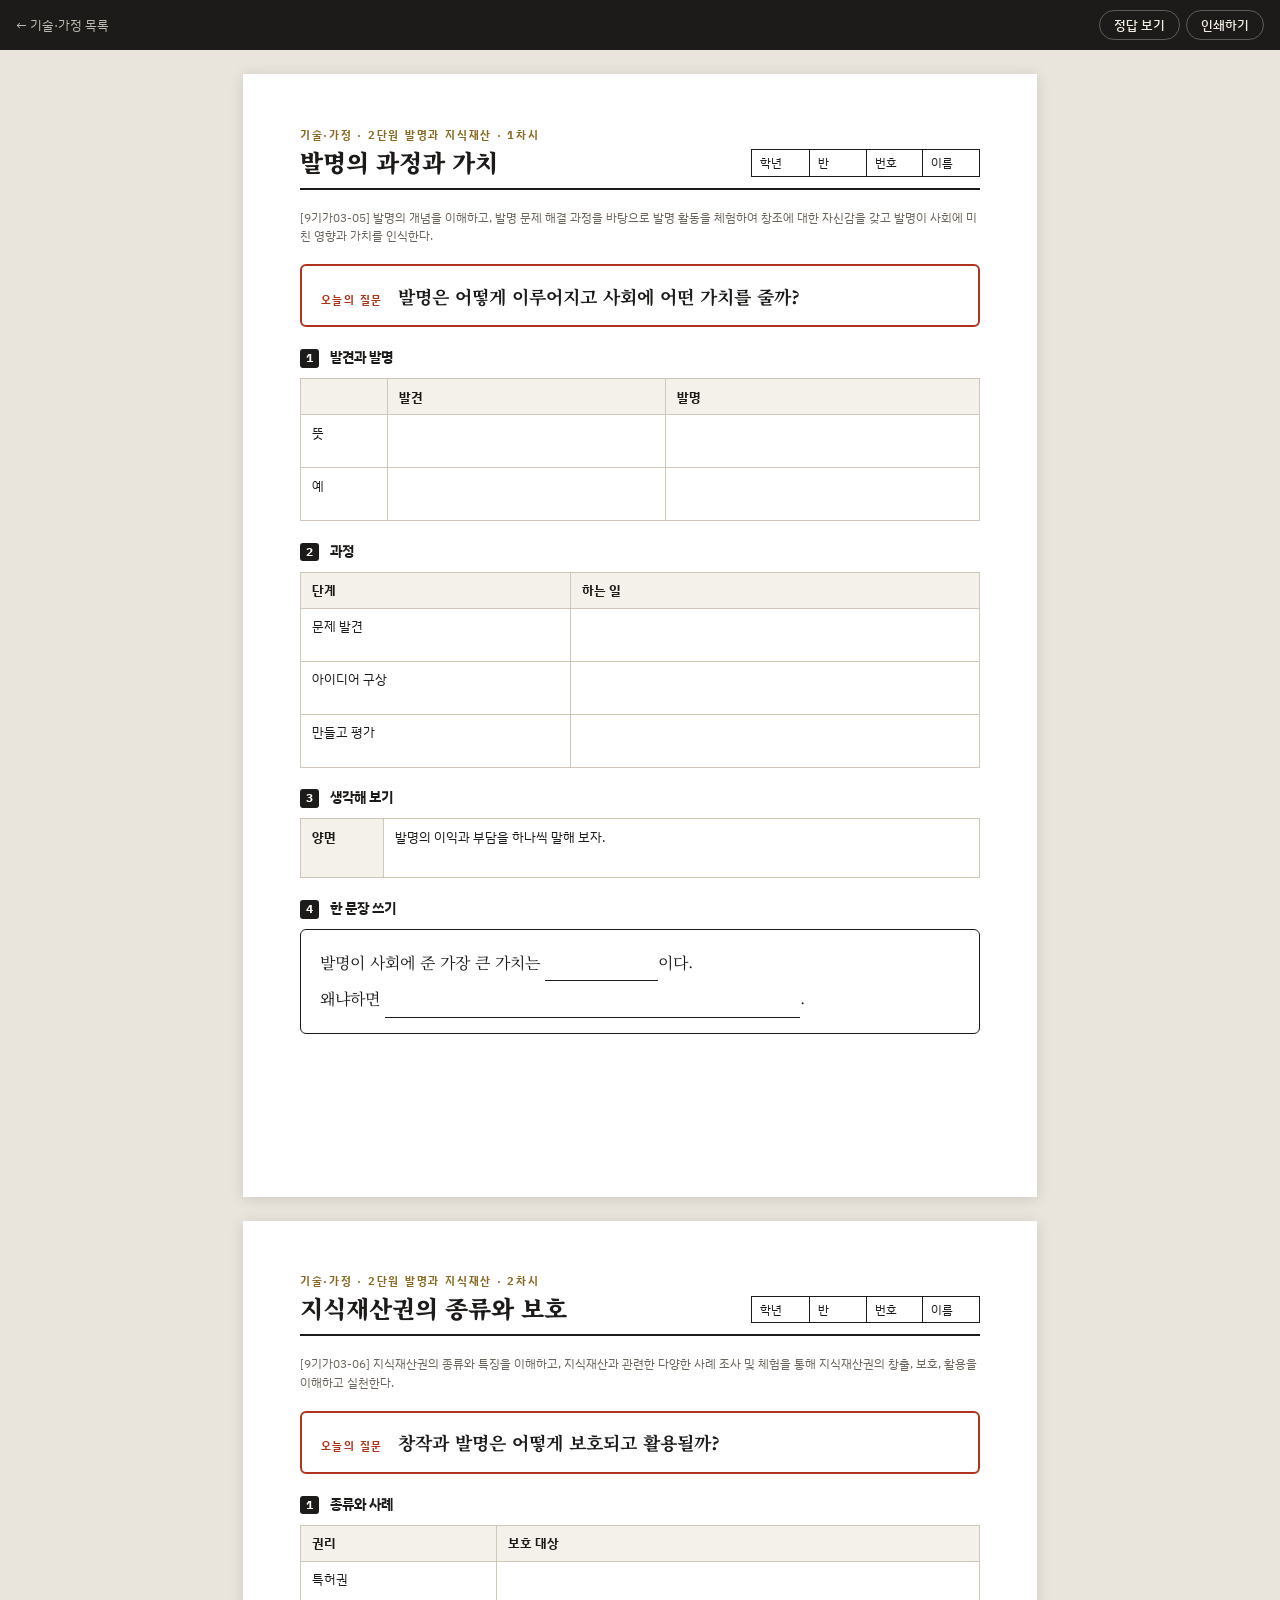
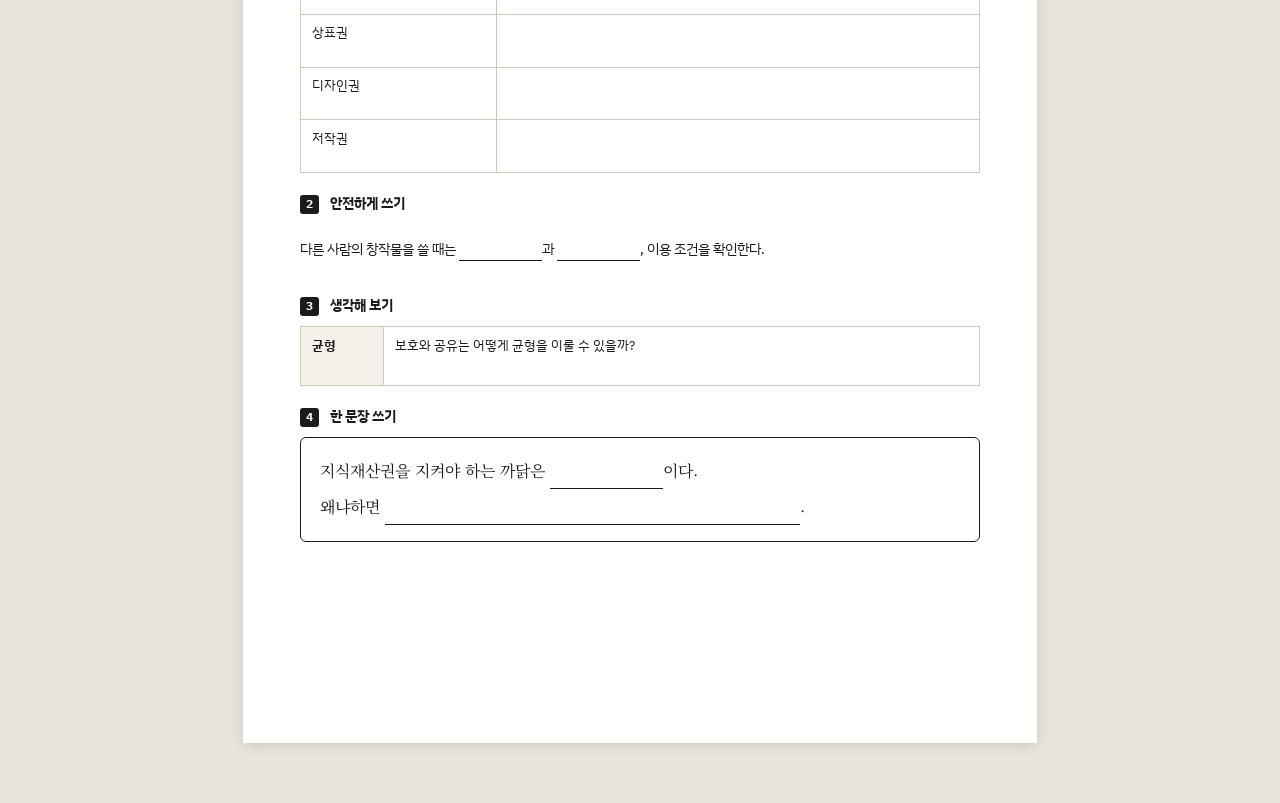
<file: tg/invent/worksheet.html>
<!doctype html>
<html lang="ko">
<head>
<meta charset="utf-8">
<meta name="viewport" content="width=device-width, initial-scale=1">
<title>학습지 · 기술·가정 2단원 2단원 발명과 지식재산</title>
<link rel="stylesheet" href="https://fonts.googleapis.com/css2?family=Noto+Serif+KR:wght@700;900&family=IBM+Plex+Sans+KR:wght@400;500;700&display=swap">
<link rel="stylesheet" href="../../assets/worksheet.css">
</head>
<body>
<div class="bar"><a href="../index.html#u2">← 기술·가정 목록</a><div class="tools"><button id="bAns" type="button" aria-pressed="false">정답 보기</button><button id="bPrint" type="button">인쇄하기</button></div></div>
<main class="sheets">
<article class="sheet" id="l1">
  <header>
    <div><div class="kicker">기술·가정 · 2단원 발명과 지식재산 · 1차시</div><h1>발명의 과정과 가치</h1></div>
    <div class="who"><span>학년</span><span>반</span><span>번호</span><span>이름</span></div>
  </header>
  <p class="std">[9기가03-05] 발명의 개념을 이해하고, 발명 문제 해결 과정을 바탕으로 발명 활동을 체험하여 창조에 대한 자신감을 갖고 발명이 사회에 미친 영향과 가치를 인식한다.</p>
  <div class="big-q"><b>오늘의 질문</b>발명은 어떻게 이루어지고 사회에 어떤 가치를 줄까?</div>
  <section class="part"><h2><i>1</i>발견과 발명</h2><table class="grid"><tr><th style="width:auto"></th><th style="width:auto">발견</th><th style="width:auto">발명</th></tr><tr><td style="height:auto">뜻</td><td><span class="ans">있는 것을 찾아냄</span></td><td><span class="ans">없던 것을 만들어 냄</span></td></tr><tr><td style="height:auto">예</td><td><span class="ans">불의 이용(발견)</span></td><td><span class="ans">전구·전화(발명)</span></td></tr></table></section><section class="part"><h2><i>2</i>과정</h2><table class="grid"><tr><th style="width:auto">단계</th><th style="width:auto">하는 일</th></tr><tr><td style="height:auto">문제 발견</td><td><span class="ans">불편·필요 찾기</span></td></tr><tr><td style="height:auto">아이디어 구상</td><td><span class="ans">기법으로 다양하게 내기</span></td></tr><tr><td style="height:auto">만들고 평가</td><td><span class="ans">시제품 → 개선</span></td></tr></table></section><section class="part"><h2><i>3</i>생각해 보기</h2><table class="grid"><tr><th>양면</th><td>발명의 이익과 부담을 하나씩 말해 보자.<p class="ans">생활이 편리해지지만 사라지는 일도 있다.</p></td></tr></table></section><section class="part"><h2><i>4</i>한 문장 쓰기</h2><div class="write">발명이 사회에 준 가장 큰 가치는 <span class="blank" style="min-width:min(30mm,100%)">&nbsp;</span>이다.<br>왜냐하면 <span class="blank" style="min-width:min(110mm,100%)">&nbsp;</span>.</div></section>
  
</article>
<article class="sheet" id="l2">
  <header>
    <div><div class="kicker">기술·가정 · 2단원 발명과 지식재산 · 2차시</div><h1>지식재산권의 종류와 보호</h1></div>
    <div class="who"><span>학년</span><span>반</span><span>번호</span><span>이름</span></div>
  </header>
  <p class="std">[9기가03-06] 지식재산권의 종류와 특징을 이해하고, 지식재산과 관련한 다양한 사례 조사 및 체험을 통해 지식재산권의 창출, 보호, 활용을 이해하고 실천한다.</p>
  <div class="big-q"><b>오늘의 질문</b>창작과 발명은 어떻게 보호되고 활용될까?</div>
  <section class="part"><h2><i>1</i>종류와 사례</h2><table class="grid"><tr><th style="width:auto">권리</th><th style="width:auto">보호 대상</th></tr><tr><td style="height:auto">특허권</td><td><span class="ans">새롭고 쓸모 있는 기술</span></td></tr><tr><td style="height:auto">상표권</td><td><span class="ans">상품을 구별하는 이름·표지</span></td></tr><tr><td style="height:auto">디자인권</td><td><span class="ans">물건의 모양</span></td></tr><tr><td style="height:auto">저작권</td><td><span class="ans">글·음악·사진·영상 등 창작물</span></td></tr></table></section><section class="part"><h2><i>2</i>안전하게 쓰기</h2><p>다른 사람의 창작물을 쓸 때는 <span class="blank" style="min-width:min(22mm,100%)"><span class="ans">허락</span></span>과 <span class="blank" style="min-width:min(22mm,100%)"><span class="ans">출처</span></span>, 이용 조건을 확인한다.</p></section><section class="part"><h2><i>3</i>생각해 보기</h2><table class="grid"><tr><th>균형</th><td>보호와 공유는 어떻게 균형을 이룰 수 있을까?<p class="ans">일정 기간 보호하되 이용 허락 표시 등으로 공유의 길도 열어 둔다.</p></td></tr></table></section><section class="part"><h2><i>4</i>한 문장 쓰기</h2><div class="write">지식재산권을 지켜야 하는 까닭은 <span class="blank" style="min-width:min(30mm,100%)">&nbsp;</span>이다.<br>왜냐하면 <span class="blank" style="min-width:min(110mm,100%)">&nbsp;</span>.</div></section>
  
</article>
</main>
<script src="../../assets/worksheet.js"></script>
</body>
</html>
</file>
<file: assets/site.css>
/* 목록 페이지 공통 디자인. 슬라이드와 같은 글꼴·색(먹색, 인주색, 금색). */
:root{--bg:#f4f1ea;--paper:#fbfaf6;--fg:#1d1b19;--dim:#6b645b;--line:#dcd5c8;--red:#a5381f;--gold:#8a6a22;--off:#b9b1a4;
  --serif:'Noto Serif KR','Nanum Myeongjo',serif;--sans:'IBM Plex Sans KR',system-ui,sans-serif}
@media (prefers-color-scheme:dark){:root:not([data-theme="light"]){--bg:#121110;--paper:#1b1a18;--fg:#f3efe6;--dim:#a39d92;--line:#33302b;--red:#e06a52;--gold:#d9b25f;--off:#5a554d;color-scheme:dark}}
:root[data-theme="dark"]{--bg:#121110;--paper:#1b1a18;--fg:#f3efe6;--dim:#a39d92;--line:#33302b;--red:#e06a52;--gold:#d9b25f;--off:#5a554d;color-scheme:dark}
*{box-sizing:border-box}
body{margin:0;background:var(--bg);color:var(--fg);font:15px/1.65 var(--sans);padding-left:max(16px,env(safe-area-inset-left,0px));padding-right:max(16px,env(safe-area-inset-right,0px));padding-block:32px 64px}
.wrap{max-width:820px;margin:0 auto;display:flex;flex-direction:column;gap:36px}
h1,h2,h3{font-family:var(--serif);text-wrap:balance;margin:0}
h1{font-size:clamp(28px,6vw,42px);font-weight:900;line-height:1.2}
a{color:inherit}
.crumb{font-size:13px;color:var(--dim);text-decoration:none}
.crumb:hover{color:var(--red)}
.lead{color:var(--dim);margin:8px 0 0}
.eyebrow{margin:0 0 4px;font-size:12px;letter-spacing:.16em;color:var(--gold);font-weight:700}
.level{display:flex;flex-direction:column;gap:12px}
.level h2{font-size:15px;letter-spacing:.14em;color:var(--dim);font-family:var(--sans);font-weight:700}
.books{display:grid;grid-template-columns:repeat(auto-fill,minmax(230px,1fr));gap:12px}
.book{display:flex;flex-direction:column;gap:6px;text-decoration:none;background:var(--paper);border:1px solid var(--line);border-radius:12px;padding:16px 18px}
.book:hover,.book:focus-visible{border-color:var(--red);outline:none}
.book b{font-family:var(--serif);font-size:21px;font-weight:900}
.book small{color:var(--dim);font-variant-numeric:tabular-nums}
.meter{height:4px;background:var(--line);border-radius:4px;overflow:hidden}
.meter i{display:block;height:100%;background:var(--red)}
.unit{display:flex;flex-direction:column;gap:10px}
.unit h2{font-size:22px;display:flex;gap:10px;align-items:baseline}
.unit h2 span{color:var(--red);font-variant-numeric:tabular-nums}
.ukit{display:flex;flex-wrap:wrap;gap:8px}
ol{list-style:none;margin:0;padding:0;border-top:1px solid var(--line)}
li{padding:9px 0;border-bottom:1px solid var(--line);min-width:0}
li.std{font-size:13px;color:var(--dim);padding-top:12px;border-bottom:0}
li.std code{color:var(--gold);font-weight:600}
li.ls{display:flex;gap:10px 14px;align-items:baseline;flex-wrap:wrap}
.n{width:1.6em;text-align:right;color:var(--dim);font-variant-numeric:tabular-nums}
.t{flex:1;min-width:10em}
.kit{display:flex;gap:6px;flex-wrap:wrap}
.k{font-size:12.5px;border:1px solid var(--line);border-radius:999px;padding:2px 10px;text-decoration:none;white-space:nowrap}
a.k{border-color:var(--red);color:var(--red)}
a.k:hover,a.k:focus-visible{background:var(--red);color:var(--paper);outline:none}
span.k{color:var(--off)}
code{font-family:ui-monospace,Menlo,monospace;font-size:.88em}
.foot{color:var(--dim);font-size:12.5px;border-top:1px solid var(--line);padding-top:16px}
</file>
<file: assets/game.css>
/* 게임 공통 디자인 (어두운 화면). */
:root{--ink:#f3efe6;--dim:rgba(243,239,230,.62);--faint:rgba(243,239,230,.18);--bg:#121110;--panel:#1b1a18;--red:#c8432f;--gold:#d9b25f;--ok:#6fae7b;--serif:'Noto Serif KR','Nanum Myeongjo',serif;--sans:'IBM Plex Sans KR',system-ui,sans-serif;color-scheme:dark}
*{box-sizing:border-box}
html,body{margin:0;background:var(--bg);color:var(--ink);font:15px/1.55 var(--sans)}
.top{display:flex;justify-content:space-between;align-items:center;gap:8px;flex-wrap:wrap;padding:12px max(16px,env(safe-area-inset-left,0px));border-bottom:1px solid var(--faint)}
.top a{color:var(--dim);text-decoration:none;font-size:13px}
.rounds{display:flex;gap:6px;flex-wrap:wrap}
.rounds button{font:500 13px var(--sans);border:1px solid var(--faint);background:transparent;color:var(--dim);border-radius:999px;padding:4px 12px;cursor:pointer}
.rounds button[aria-pressed="true"]{border-color:var(--gold);color:var(--ink)}
main{max-width:900px;margin:0 auto;padding:22px max(16px,env(safe-area-inset-left,0px)) 50px;display:flex;flex-direction:column;gap:18px;align-items:center;text-align:center}
h1{font-family:var(--serif);font-weight:900;font-size:clamp(26px,5vw,42px);margin:0}
.q{color:var(--gold);font-family:var(--serif);font-size:clamp(16px,2.2vw,21px);margin:0}
.hud{display:flex;gap:22px;color:var(--dim);font-variant-numeric:tabular-nums}
.hud b{color:var(--ink);font-family:var(--serif);font-size:22px}
.card{width:min(620px,100%);min-height:150px;background:#f3efe6;color:#1d1b19;border-radius:16px;padding:22px 26px;font-family:var(--serif);font-size:clamp(18px,2.6vw,24px);font-weight:700;line-height:1.5;display:flex;align-items:center;justify-content:center;transition:transform .25s,opacity .25s}
.card.out-l{transform:translateX(-60px) rotate(-4deg);opacity:0}.card.out-r{transform:translateX(60px) rotate(4deg);opacity:0}
.card small{display:block;font:500 12.5px var(--sans);color:#6b645b;margin-top:8px}
.bins{display:grid;grid-template-columns:repeat(auto-fit,minmax(130px,1fr));gap:10px;width:min(620px,100%)}
.bin{font:700 18px var(--serif);border:2px solid var(--faint);background:var(--panel);color:var(--ink);border-radius:14px;padding:16px 10px;cursor:pointer}
.bin small{display:block;font:500 11.5px var(--sans);color:var(--dim);margin-top:4px}
.bin:hover,.bin:focus-visible{border-color:var(--gold);outline:none}
.flash{min-height:44px;font-size:14px;max-width:620px}
.flash.ok{color:var(--ok)}.flash.no{color:#e7836f}
.review{width:min(720px,100%);text-align:left;background:var(--panel);border-radius:14px;padding:16px 18px}
.review li{margin:6px 0;font-size:14px;color:var(--dim)}.review li b{color:var(--ink)}
button.go{font:500 15px var(--sans);background:var(--red);border:0;color:var(--ink);border-radius:999px;padding:9px 22px;cursor:pointer}
.how{color:var(--dim);font-size:13px;margin:0}
@media (prefers-reduced-motion:reduce){.card{transition:none}}
</file>
<file: assets/sim.css>
/* 시뮬레이션 공통 디자인 (어두운 화면, 슬라이드와 같은 색). 차시마다 <section class="panel" data-lesson="N">. */
:root{--ink:#f3efe6;--dim:rgba(243,239,230,.62);--faint:rgba(243,239,230,.18);--bg:#121110;--panel:#1b1a18;--red:#c8432f;--gold:#d9b25f;--serif:'Noto Serif KR','Nanum Myeongjo',serif;--sans:'IBM Plex Sans KR',system-ui,sans-serif;color-scheme:dark}
*{box-sizing:border-box}
html,body{margin:0;background:var(--bg);color:var(--ink);font:15px/1.6 var(--sans)}
.top{display:flex;justify-content:space-between;align-items:center;gap:8px;padding:12px max(16px,env(safe-area-inset-left,0px));border-bottom:1px solid var(--faint);flex-wrap:wrap}
.top a{color:var(--dim);text-decoration:none;font-size:13px}
.top nav{display:flex;gap:6px;flex-wrap:wrap}
.top nav a{border:1px solid var(--faint);border-radius:999px;padding:3px 10px}
.top nav a.on{border-color:var(--red);color:var(--ink)}
.panel{display:none;max-width:1100px;margin:0 auto;padding:20px max(16px,env(safe-area-inset-left,0px)) 40px}
.panel.on{display:block}
h1{font-family:var(--serif);font-weight:900;font-size:clamp(26px,5vw,44px);margin:0;line-height:1.2}
.q{color:var(--gold);font-family:var(--serif);font-size:clamp(17px,2.4vw,22px);margin:6px 0 0}
.stage{display:grid;grid-template-columns:minmax(0,1fr) 300px;gap:20px;margin-top:20px}
@media (max-width:820px){.stage{grid-template-columns:1fr}}
canvas{width:100%;display:block;background:var(--panel);border-radius:12px;touch-action:manipulation}
.side{display:flex;flex-direction:column;gap:14px;min-width:0}
.day{font-family:var(--serif);font-weight:900;font-size:40px;line-height:1}
.day small{display:block;font:500 13px var(--sans);color:var(--dim);margin-top:6px}
.sw{display:flex;flex-direction:column;gap:8px}
.sw label{display:flex;gap:10px;align-items:flex-start;background:var(--panel);border:1px solid var(--faint);border-radius:10px;padding:10px 12px;cursor:pointer}
.sw label:has(input:checked){border-color:var(--gold)}
.sw input{accent-color:var(--gold);margin-top:4px}
.sw b{display:block;font-size:14.5px}
.sw span{font-size:12.5px;color:var(--dim)}
.rng{background:var(--panel);border:1px solid var(--faint);border-radius:10px;padding:10px 12px;font-size:14px}
.rng input{width:100%;accent-color:var(--red)}
.btns{display:flex;gap:8px;flex-wrap:wrap}
button{font:500 14px var(--sans);border-radius:999px;padding:8px 18px;cursor:pointer;border:1px solid var(--faint);background:transparent;color:var(--ink)}
button.go{background:var(--red);border-color:var(--red)}
button:focus-visible,input:focus-visible{outline:2px solid var(--gold);outline-offset:2px}
.note{font-size:12.5px;color:var(--dim);border-left:3px solid var(--red);padding-left:10px}
.log{display:grid;grid-template-columns:repeat(auto-fill,minmax(150px,1fr));gap:8px;margin-top:16px}
.log div{background:var(--panel);border-radius:10px;padding:8px 12px;font-size:13px;color:var(--dim)}
.log b{color:var(--ink);font-variant-numeric:tabular-nums}
.soon{color:var(--dim);margin-top:30vh;text-align:center}
@media (prefers-reduced-motion:reduce){*{transition:none!important}}
.card{background:var(--panel);border:1px solid var(--faint);border-radius:12px;padding:12px 14px}
.grid2{display:grid;grid-template-columns:repeat(auto-fill,minmax(210px,1fr));gap:10px}
.pick{font:500 14px var(--sans);text-align:left;background:var(--panel);color:var(--ink);border:1px solid var(--faint);border-radius:12px;padding:10px 12px;cursor:pointer}
.pick[aria-pressed="true"]{border-color:var(--gold);box-shadow:inset 0 0 0 1px var(--gold)}
.pick small{display:block;color:var(--dim);font-size:12px;margin-top:2px}
.report{background:#f3efe6;color:#1d1b19;border-radius:12px;padding:18px 20px;font-size:14.5px;line-height:1.7}
.report h3{font-family:var(--serif);margin:0 0 8px;font-size:19px}
.report .miss-list{color:#a5381f}
h2.sub{font-family:var(--serif);font-size:20px;margin:22px 0 10px}
.dots{display:grid;grid-template-columns:repeat(20,1fr);gap:4px;max-width:420px}
.dots i{aspect-ratio:1;border-radius:50%;background:var(--faint)}
.dots i.ok{background:var(--gold)}.dots i.no{background:var(--red)}
.big{font-family:var(--serif);font-weight:900;font-size:44px;line-height:1}
select,input[type=number]{font:500 14px var(--sans);background:var(--panel);color:var(--ink);border:1px solid var(--faint);border-radius:8px;padding:4px 8px}
.fb{border-left:3px solid var(--gold);padding:8px 12px;background:var(--panel);border-radius:0 10px 10px 0;font-size:14px}
</file>
<file: assets/deck.css>
/* 수업 슬라이드 공통 디자인 (3·1 운동 샘플 형식). 장마다 <section class="s" data-note="교사 메모">. */
:root{--ink:#f3efe6;--dim:rgba(243,239,230,.62);--bg:#121110;--red:#c8432f;--gold:#d9b25f;--serif:'Noto Serif KR','Nanum Myeongjo',serif;--sans:'IBM Plex Sans KR',system-ui,sans-serif}
*{box-sizing:border-box;margin:0;padding:0}
html,body{height:100%;background:var(--bg);color:var(--ink);font-family:var(--sans);overflow:hidden}
.deck{position:fixed;inset:0}
.s{position:absolute;inset:0;opacity:0;transition:opacity .6s ease;pointer-events:none;display:flex;align-items:center;justify-content:center}
.s.on{opacity:1;pointer-events:auto}
/* 사진 */
.ph{position:absolute;inset:0;overflow:hidden;background:#1d1b19}
.ph img{width:100%;height:100%;object-fit:contain;filter:grayscale(1) contrast(1.08) brightness(.82);transform:scale(1.02);transition:transform 9s ease-out}
.s.on .ph img{transform:scale(1.07)}
.ph.cover img{object-fit:cover}
.ph::after{content:"";position:absolute;inset:0;background:linear-gradient(180deg,rgba(0,0,0,.15) 0%,rgba(0,0,0,0) 35%,rgba(0,0,0,.55) 100%)}
.ph .miss{position:absolute;inset:0;display:none;align-items:center;justify-content:center;flex-direction:column;gap:8px;color:var(--dim);font-size:15px;text-align:center;padding:30px;border:2px dashed rgba(243,239,230,.2);margin:40px;border-radius:16px}
.ph.err img{display:none}.ph.err .miss{display:flex}
/* 큰 낱말 */
.word{position:absolute;left:6vw;bottom:9vh;font-family:var(--serif);font-weight:900;font-size:min(13vw,150px);line-height:1;letter-spacing:-.02em;text-shadow:0 4px 30px rgba(0,0,0,.6)}
.word small{display:block;font-family:var(--sans);font-weight:500;font-size:min(2.2vw,20px);letter-spacing:.02em;color:var(--dim);margin-top:14px}
.tag{position:absolute;left:6vw;top:7vh;font-size:14px;letter-spacing:.2em;color:var(--gold);font-weight:700}
/* 발문 */
.q{max-width:min(1100px,88vw);text-align:center}
.q .mark{font-family:var(--serif);font-size:min(16vw,170px);color:var(--red);line-height:.6;height:.5em;display:block}
.q h2{font-family:var(--serif);font-weight:700;font-size:min(5.4vw,62px);line-height:1.35;letter-spacing:-.01em}
.q .lad{margin-top:5vh;display:flex;flex-direction:column;gap:14px;align-items:center}
.q .lad p{font-size:min(2.6vw,26px);color:var(--dim);opacity:0;transform:translateY(8px);transition:.45s}
.q .lad p.show{opacity:1;transform:none;color:var(--ink)}
.q .lad p b{color:var(--gold);font-weight:700;margin-right:10px;font-size:.75em;letter-spacing:.12em}
.onphoto{position:absolute;right:5vw;top:8vh;max-width:min(46vw,560px);text-align:right}
.onphoto h2{font-family:var(--serif);font-weight:700;font-size:min(3.6vw,40px);line-height:1.4;text-shadow:0 2px 20px rgba(0,0,0,.8);background:rgba(18,17,16,.55);padding:14px 20px;border-radius:12px;display:inline-block}
.onphoto .lad{margin-top:12px;display:flex;flex-direction:column;gap:8px;align-items:flex-end}
.onphoto .lad p{font-size:min(2vw,20px);background:rgba(18,17,16,.7);padding:8px 14px;border-radius:10px;opacity:0;transition:.45s}
.onphoto .lad p.show{opacity:1}
.onphoto .lad p b{color:var(--gold);margin-right:8px;font-size:.8em}
/* 낱말 묶음 */
.trio{display:flex;gap:6vw;align-items:flex-end;justify-content:center;flex-wrap:wrap}
.trio div{text-align:center;opacity:0;transform:translateY(10px);transition:.5s}
.trio div.show{opacity:1;transform:none}
.trio b{display:block;font-family:var(--serif);font-weight:900;font-size:min(9vw,104px);line-height:1}
.trio span{display:block;margin-top:12px;color:var(--dim);font-size:min(1.8vw,18px)}
.num{font-family:var(--serif);font-weight:900;font-size:min(10vw,120px);color:var(--gold);line-height:1}
.pair{display:grid;grid-template-columns:1fr 1fr;width:100%;height:100%}
.pair .ph{position:relative}
.pair .cap{position:absolute;left:24px;bottom:22px;font-family:var(--serif);font-weight:900;font-size:min(6vw,72px);text-shadow:0 4px 24px rgba(0,0,0,.8)}
.center{position:absolute;inset:0;display:flex;align-items:center;justify-content:center}
.src{position:absolute;right:16px;bottom:12px;font-size:11px;color:rgba(243,239,230,.45);max-width:60vw;text-align:right}
.fill{border-bottom:3px solid var(--gold);display:inline-block;min-width:5em}
/* 바닥 막대 */
.bar{position:fixed;left:0;bottom:0;height:3px;background:var(--red);transition:width .4s;z-index:5}
.hud{position:fixed;left:16px;bottom:10px;font-size:12px;color:rgba(243,239,230,.45);z-index:5;letter-spacing:.05em}
.notes{position:fixed;right:0;top:0;bottom:0;width:min(420px,92vw);background:#f3efe6;color:#1d1b19;padding:26px 24px;overflow:auto;transform:translateX(100%);transition:transform .3s;z-index:9;font-size:14.5px;line-height:1.7;box-shadow:-10px 0 40px rgba(0,0,0,.4)}
.notes.on{transform:none}
.notes h4{font-size:12px;letter-spacing:.18em;color:#a5381f;margin-bottom:10px}
.notes p{margin-bottom:10px}.notes b{color:#a5381f}
.help{position:fixed;right:16px;top:12px;z-index:6;display:flex;gap:6px}
.help button{background:rgba(243,239,230,.1);color:var(--ink);border:1px solid rgba(243,239,230,.2);border-radius:999px;padding:6px 12px;font:500 12.5px var(--sans);cursor:pointer}
.help button:hover{background:rgba(243,239,230,.2)}
@media (max-width:700px){.onphoto{left:5vw;right:5vw;max-width:none;text-align:left}.onphoto .lad{align-items:flex-start}.pair{grid-template-columns:1fr;grid-template-rows:1fr 1fr}}
@media (prefers-reduced-motion:reduce){.ph img{transition:none}.s.on .ph img{transform:scale(1.02)}}
.src a{color:inherit}
.home{position:fixed;left:16px;top:12px;z-index:6;font-size:12.5px;color:rgba(243,239,230,.55);text-decoration:none;border:1px solid rgba(243,239,230,.2);border-radius:999px;padding:6px 12px}
.home:hover{color:var(--ink)}
</file>
<file: assets/worksheet.css>
/* 학습지 공통 디자인. A4 세로, 차시마다 한 면(.sheet). [정답 보기]를 켜면 .ans가 붉은 글씨로 나타납니다. */
:root{--ink:#1d1b19;--dim:#6b645b;--line:#cfc7b8;--red:#b0341c;--gold:#8a6a22;--paper:#ffffff;--desk:#e9e5dc;
  --serif:'Noto Serif KR','Nanum Myeongjo',serif;--sans:'IBM Plex Sans KR',system-ui,sans-serif}
*{box-sizing:border-box}
html,body{margin:0;background:var(--desk);color:var(--ink);font:14px/1.6 var(--sans)}
.bar{position:sticky;top:0;z-index:5;display:flex;flex-wrap:wrap;gap:8px;align-items:center;justify-content:space-between;background:#1d1b19;color:#f3efe6;padding:10px max(16px,env(safe-area-inset-left,0px))}
.bar a{color:#f3efe6;font-size:13px;text-decoration:none;opacity:.75}
.bar .tools{display:flex;gap:6px;flex-wrap:wrap}
.bar button{font:500 13px var(--sans);border:1px solid rgba(243,239,230,.3);background:transparent;color:#f3efe6;border-radius:999px;padding:5px 14px;cursor:pointer}
.bar button[aria-pressed="true"]{background:var(--red);border-color:var(--red)}
.sheets{display:flex;flex-direction:column;align-items:center;gap:24px;padding:24px 12px 60px}
.sheet{width:210mm;max-width:100%;min-height:297mm;background:var(--paper);box-shadow:0 2px 14px rgba(0,0,0,.12);padding:14mm 15mm;display:flex;flex-direction:column;gap:5mm}
.sheet header{display:grid;grid-template-columns:1fr auto;gap:4mm;align-items:end;border-bottom:2px solid var(--ink);padding-bottom:3mm}
.sheet .kicker{font-size:11px;letter-spacing:.16em;color:var(--gold);font-weight:700}
.sheet h1{font-family:var(--serif);font-weight:900;font-size:24px;line-height:1.25;margin:2px 0 0}
.who{display:grid;grid-template-columns:repeat(4,auto);gap:0;border:1px solid var(--ink);font-size:12px}
.who span{padding:3px 8px;border-left:1px solid var(--ink);min-width:15mm}
.who span:first-child{border-left:0}
.std{font-size:11.5px;color:var(--dim);margin:0}
.big-q{border:2px solid var(--red);border-radius:6px;padding:4mm 5mm;font-family:var(--serif);font-size:18px;font-weight:700;display:flex;gap:4mm;align-items:baseline}
.big-q b{font-family:var(--sans);font-size:11px;letter-spacing:.14em;color:var(--red);white-space:nowrap}
section.part{display:flex;flex-direction:column;gap:2.5mm}
section.part h2{font-size:14px;margin:0;display:flex;gap:3mm;align-items:baseline}
section.part h2 i{font-style:normal;color:var(--paper);background:var(--ink);border-radius:3px;padding:0 6px;font-size:11.5px}
.photo{display:grid;grid-template-columns:62mm 1fr;gap:4mm;align-items:start}
.photo figure{margin:0}
.photo img{width:100%;aspect-ratio:4/3;object-fit:cover;filter:grayscale(1);background:#eee;display:block}
.photo .miss{display:none;aspect-ratio:4/3;border:1.5px dashed var(--line);color:var(--dim);font-size:11px;align-items:center;justify-content:center;text-align:center;padding:4mm}
.photo figure.err img{display:none}.photo figure.err .miss{display:flex}
.photo figcaption{font-size:9.5px;color:var(--dim);margin-top:1mm;line-height:1.35}
table.grid{width:100%;border-collapse:collapse;font-size:12.5px}
table.grid th,table.grid td{border:1px solid var(--line);padding:2mm 3mm;vertical-align:top;text-align:left}
table.grid th{background:#f4f1ea;font-weight:700;width:22mm}
table.grid td{height:14mm}
.lines{border-bottom:1px solid var(--line);height:8mm}
.blank{display:inline-block;max-width:100%;min-width:22mm;border-bottom:1px solid var(--ink);text-align:center;padding:0 2mm}
.ans{color:var(--red);font-weight:600;visibility:hidden}
.show-ans .ans{visibility:visible}
p.ans,div.ans{font-size:12px;margin:1mm 0 0}
.src-list{font-size:10px;color:var(--dim);border-top:1px solid var(--line);padding-top:2mm;margin-top:auto}
.write{border:1.5px solid var(--ink);border-radius:6px;padding:4mm 5mm;font-family:var(--serif);font-size:16px;line-height:2.2}
@media (max-width:640px){.sheet{padding:18px 16px;min-height:0}.photo{grid-template-columns:1fr}.who{grid-template-columns:repeat(2,auto)}.sheet header{grid-template-columns:1fr}}
@page{size:A4;margin:0}
@media print{html,body{background:#fff}.bar{display:none}.sheets{padding:0;gap:0}.sheet{box-shadow:none;page-break-after:always;width:210mm;min-height:297mm}
  body:not(.show-ans) .ans{visibility:hidden}}
</file>
